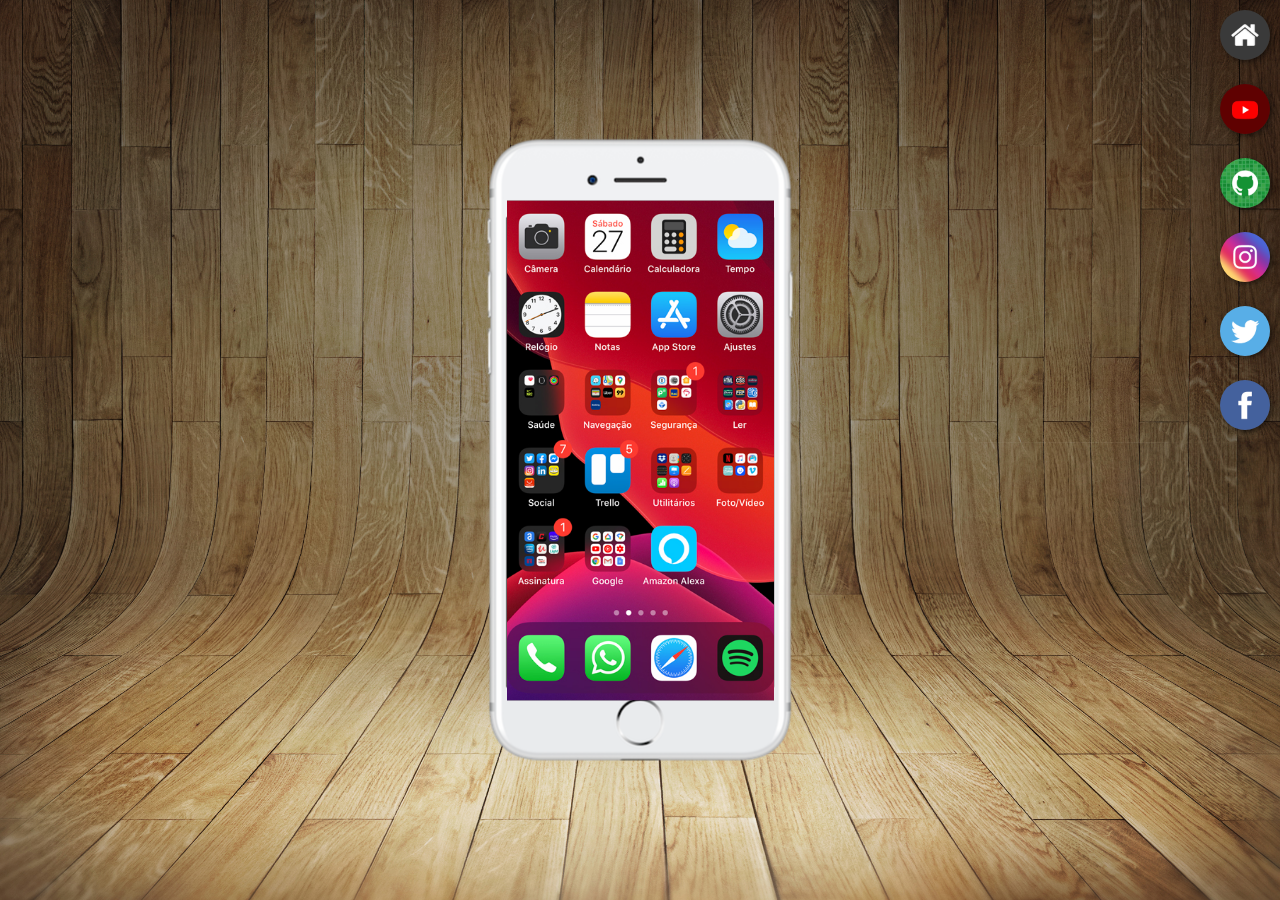
<file: index.html>
<!DOCTYPE html>
<html lang="pt-br">
<head>
    <meta charset="UTF-8">
    <meta name="viewport" content="width=device-width, initial-scale=1.0">
    <link rel="shortcut icon" href="favicon.ico" type="image/x-icon">
    <link rel="stylesheet" href="estilos/style.css">
    <title>Projeto Redes Sociais</title>
</head>
<body>
    <main>
        <section id="telefone">
            <iframe src="home.html" name="tela" id="tela" frameborder="0"></iframe>
        </section>
        <section  id="redes-sociais">
            <a href="home.html" target="tela"><img src="imagens/logo-home.jpg" alt="Home"></a><br>
            <a href="youtube.html" target="tela"><img src="imagens/logo-youtube.jpg" alt="YouTube"></a><br>
            <a href="github.html" target="tela"><img src="imagens/logo-github.jpg" alt="GitHub"></a><br>
            <a href="instagram.html" target="tela"><img src="imagens/logo-instagram.jpg" alt="Instagram"></a><br>
            <a href="twitter.html" target="tela"><img src="imagens/logo-twitter.jpg" alt="Twitter"></a><br>
            <a href="facebook.html" target="tela"><img src="imagens/logo-facebook.jpg" alt="Facebook"></a>

        </section>
    </main>
</body>
</html>
</file>
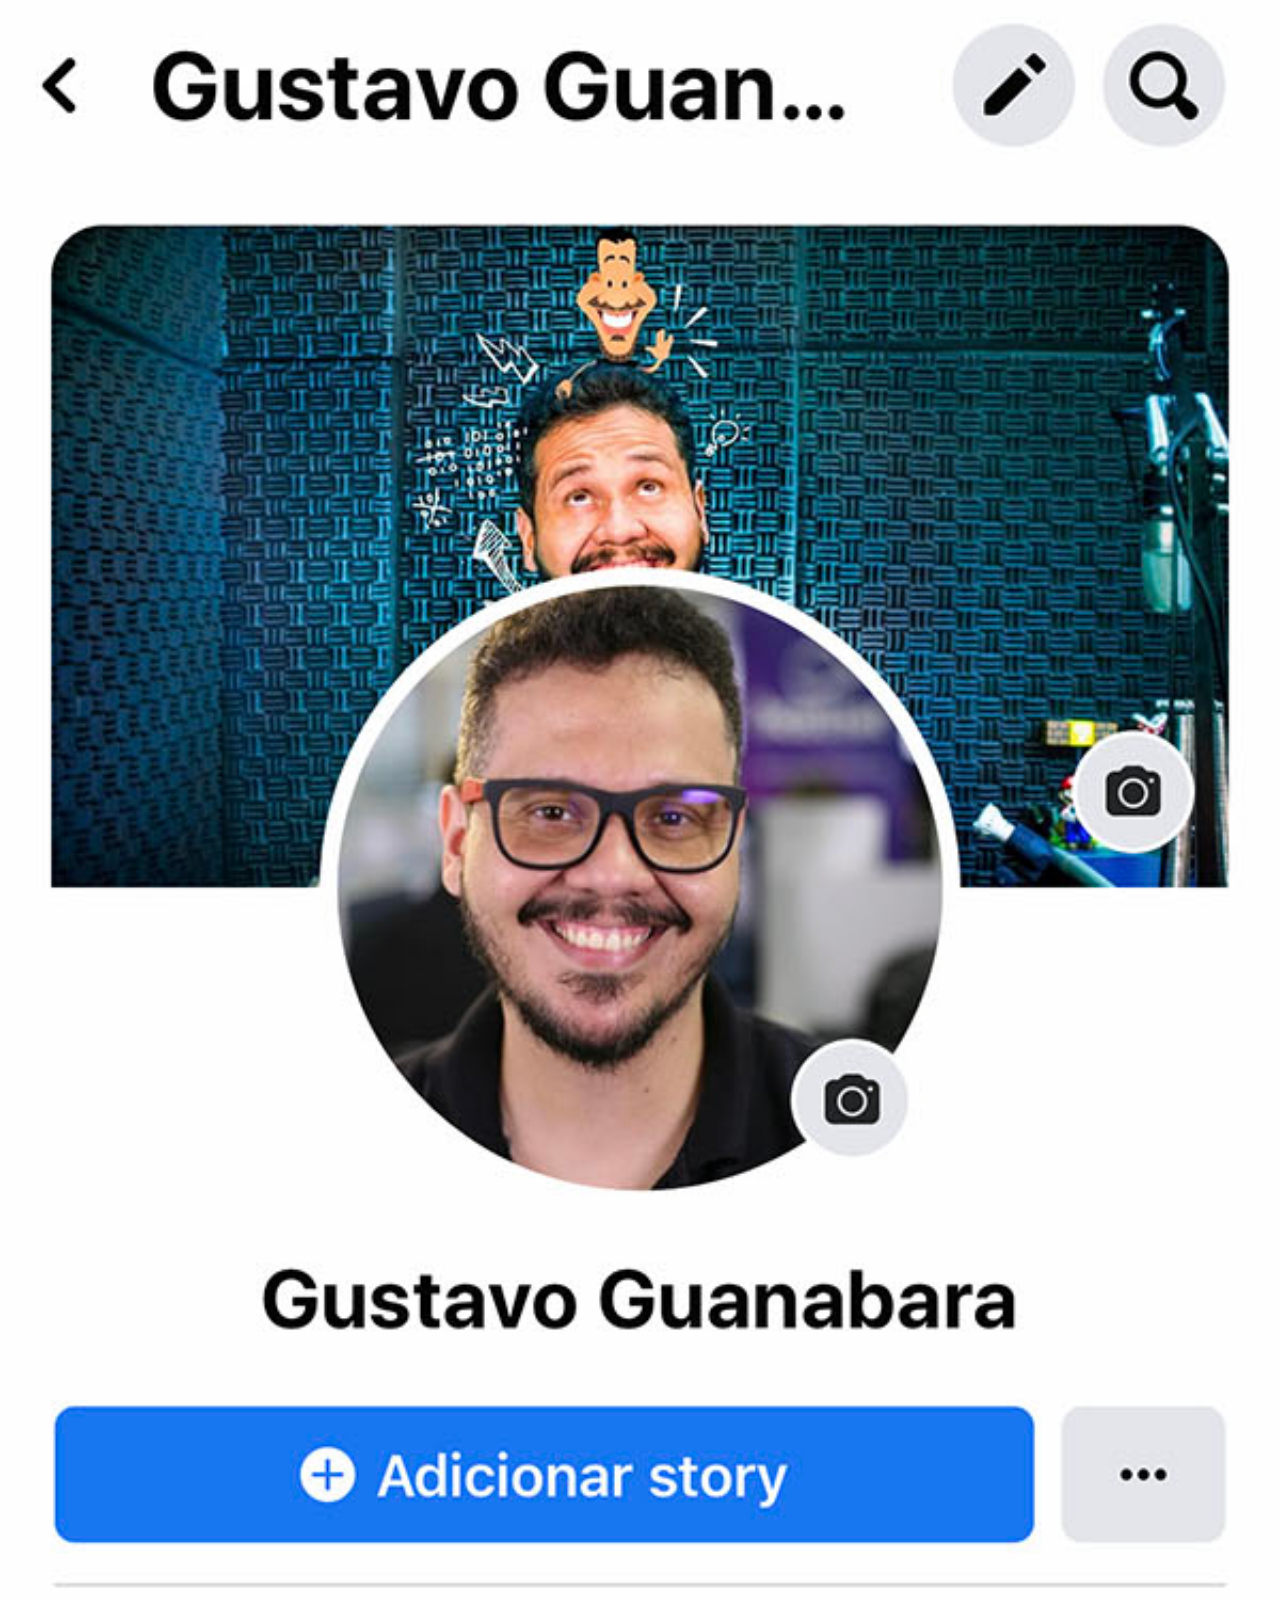
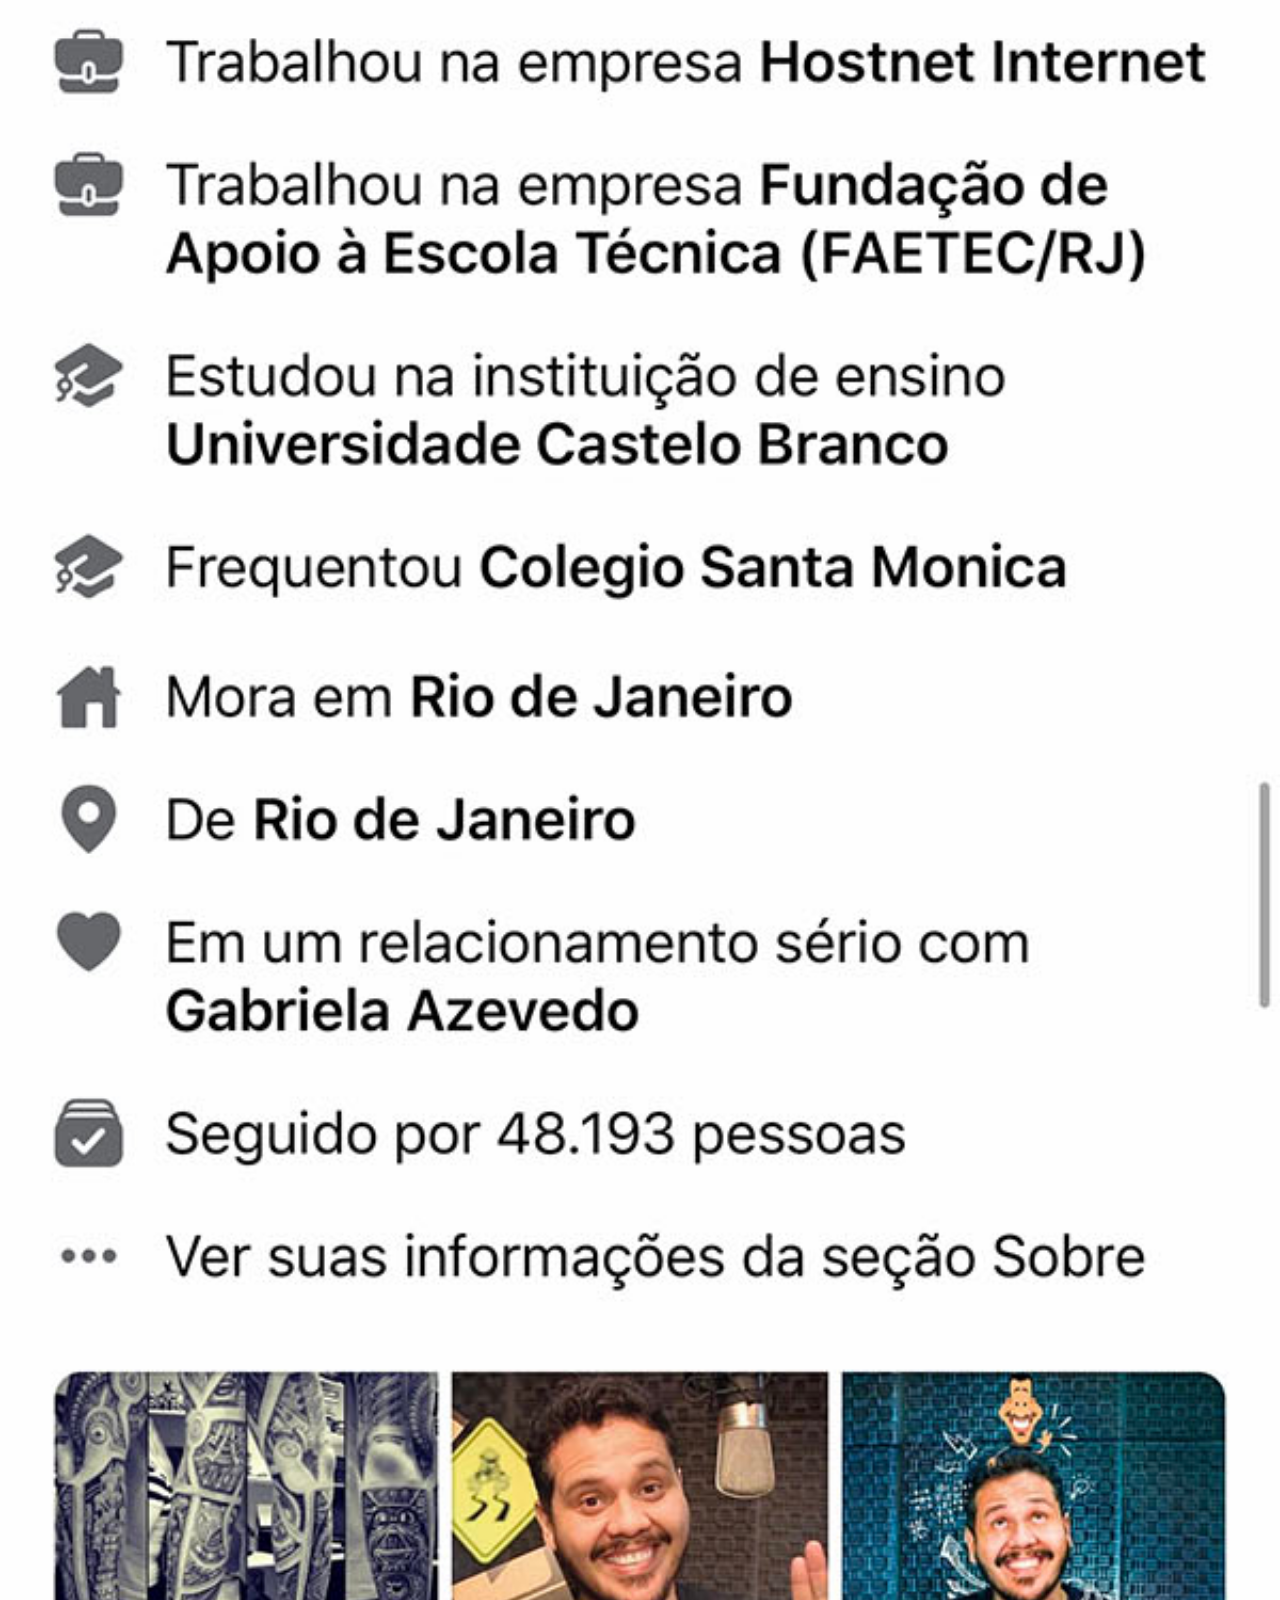
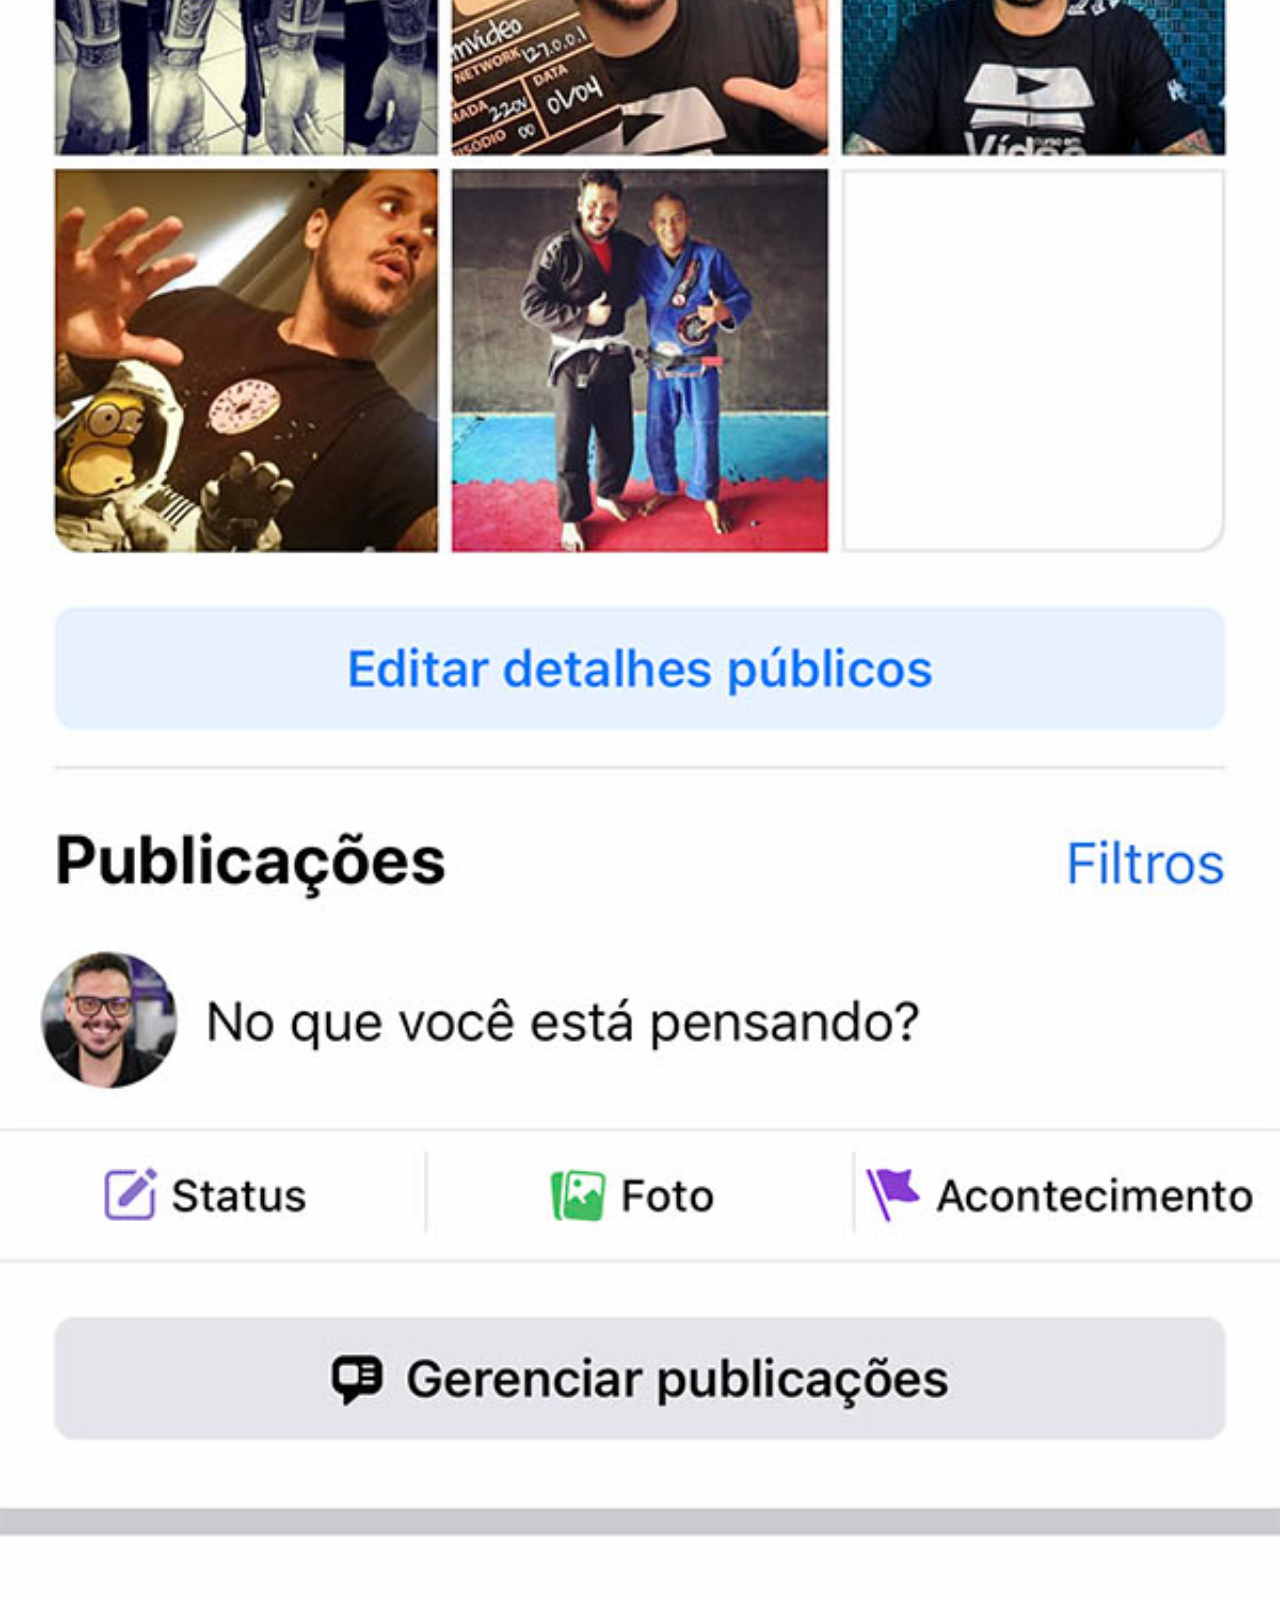
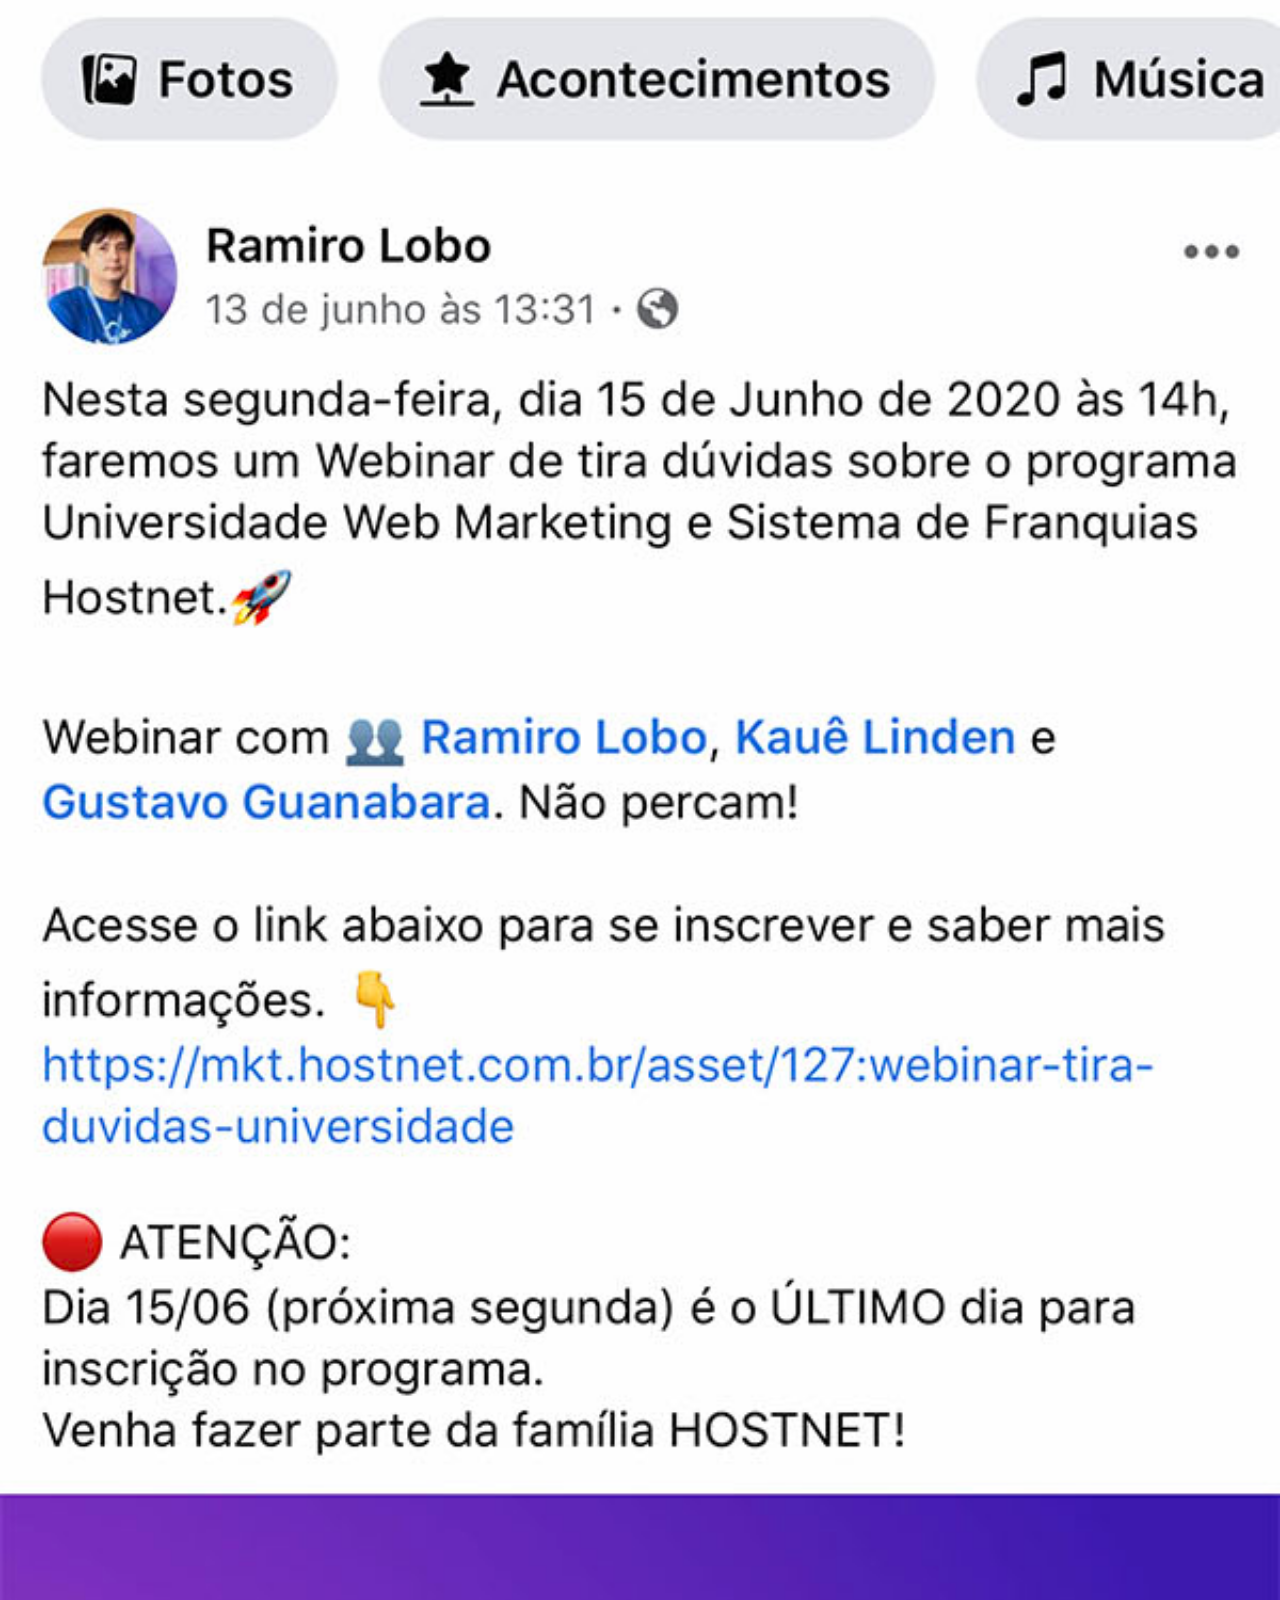
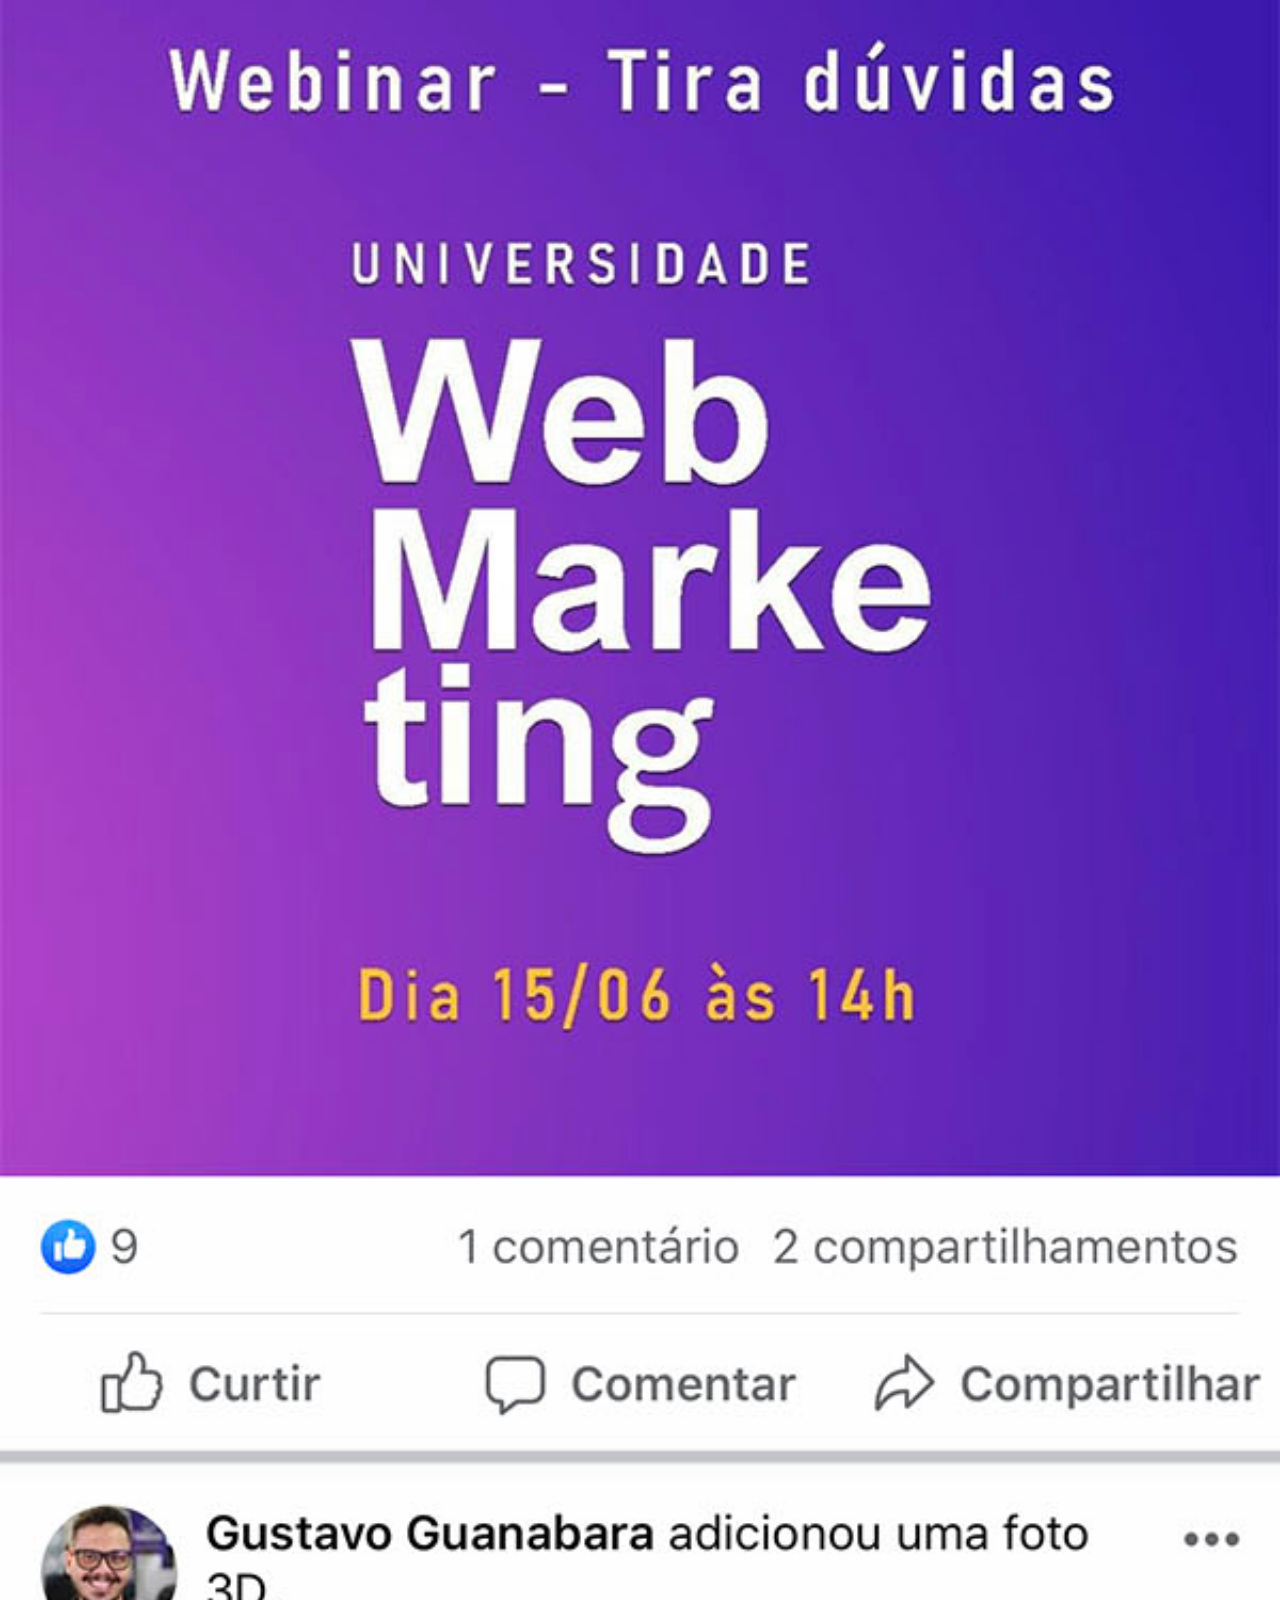
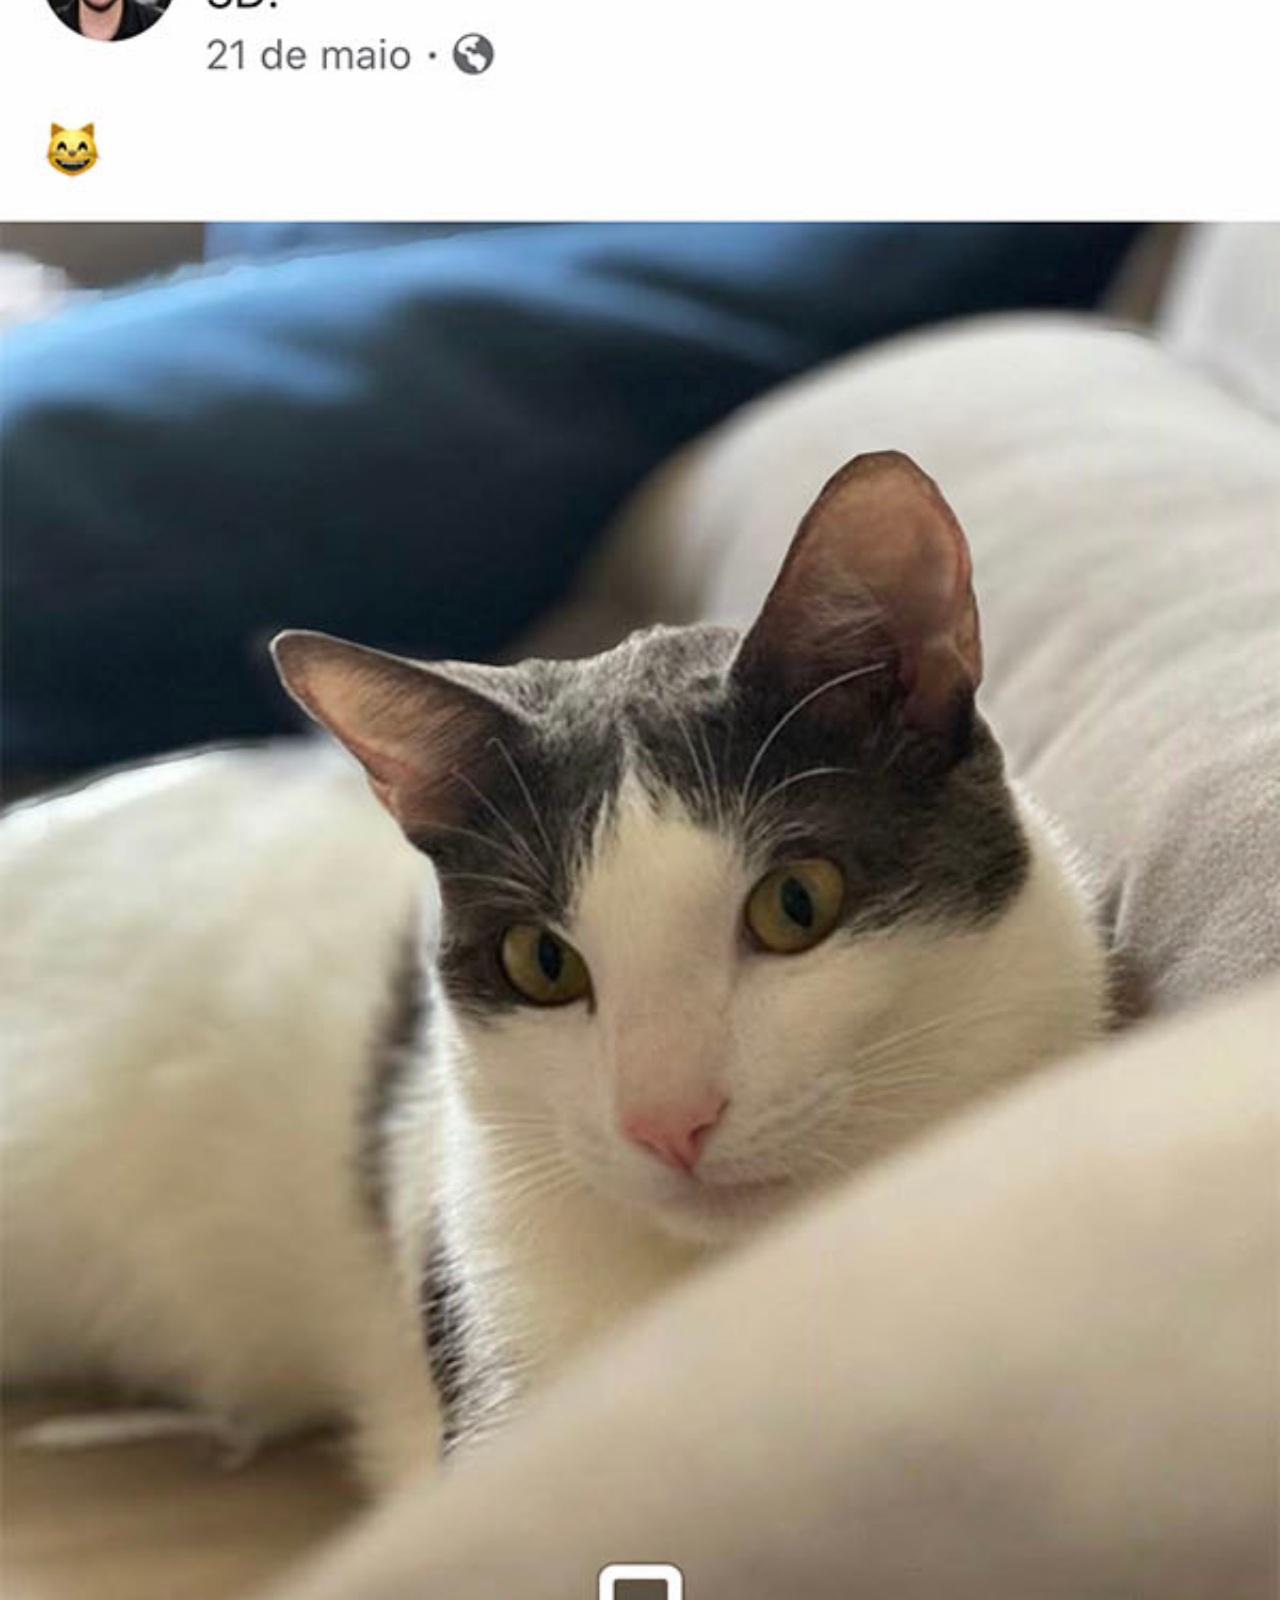
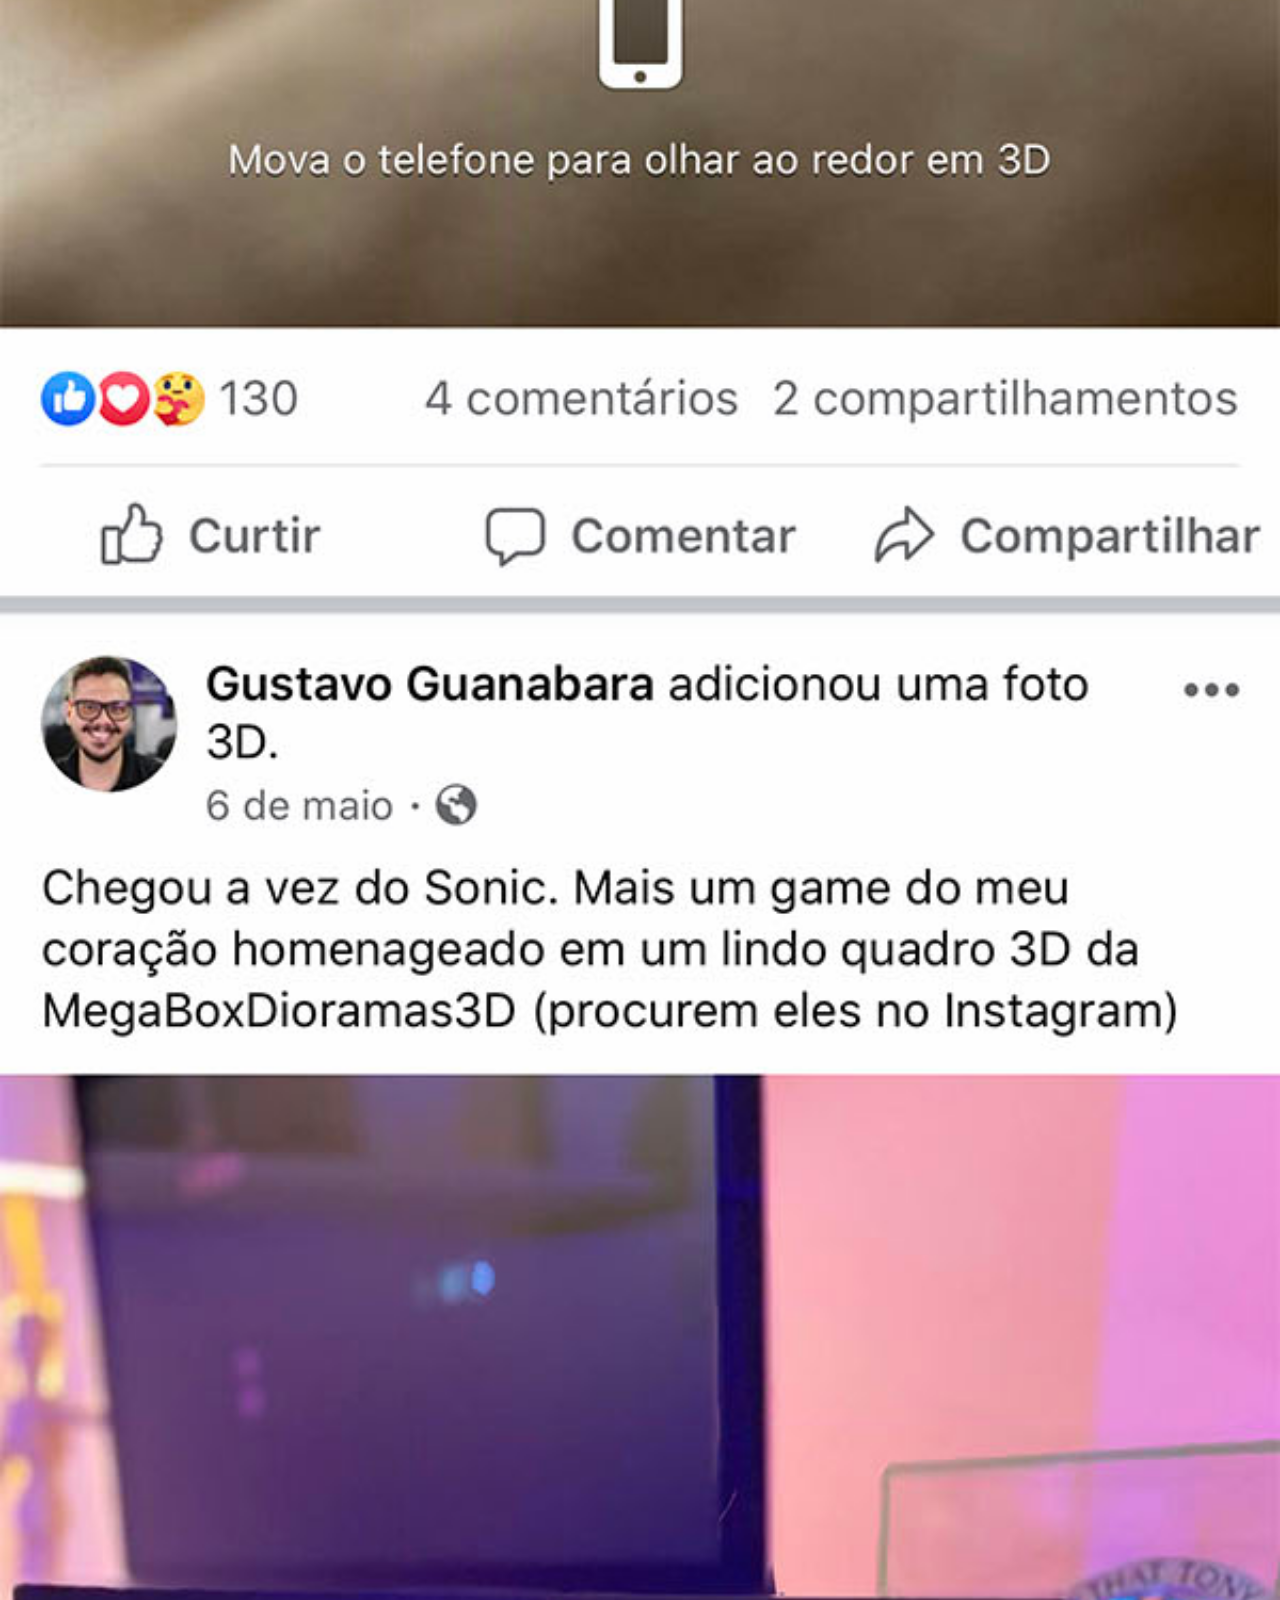
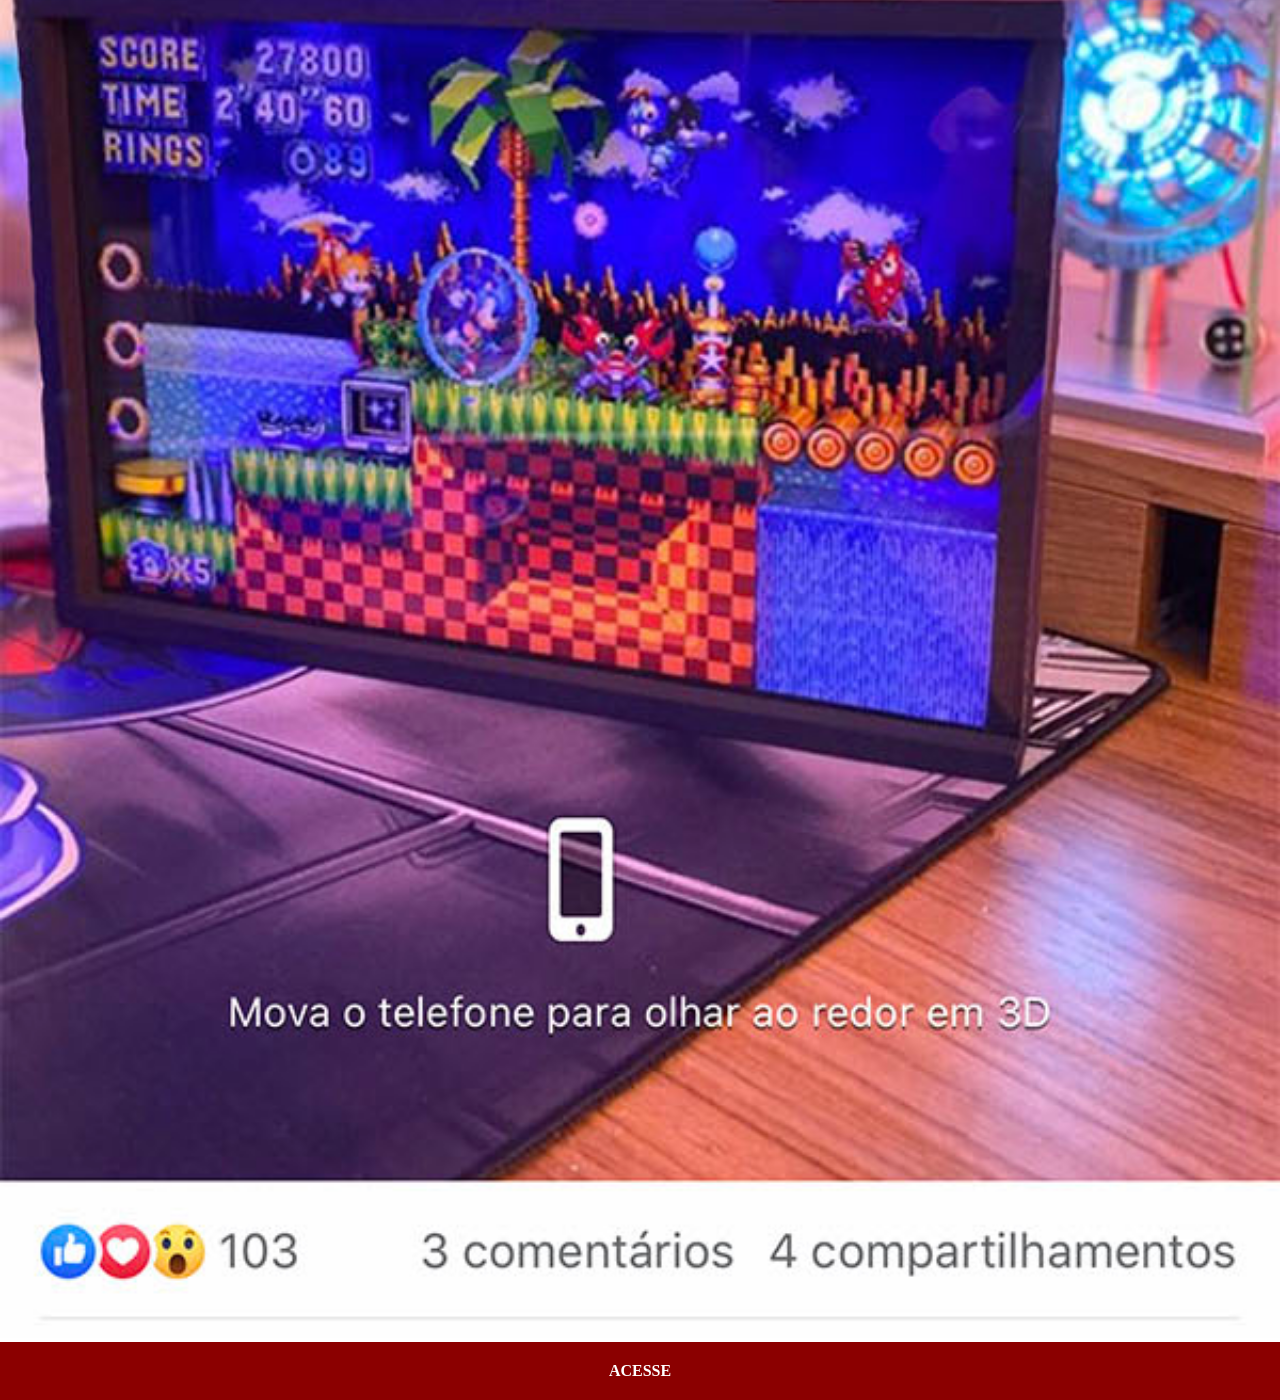
<file: facebook.html>
<!DOCTYPE html>
<html lang="pt-br">
<head>
    <meta charset="UTF-8">
    <meta name="viewport" content="width=device-width, initial-scale=1.0">
    <title>Facebook</title>
    <link rel="stylesheet" href="estilos/social.css">
</head>
<body>
    <img src="imagens/tela-facebook.jpg" alt="Facebook">
    <a href="https://www.facebook.com/gustavoguanabara" target="_blank">ACESSE</a>
</body>
</html>
</file>
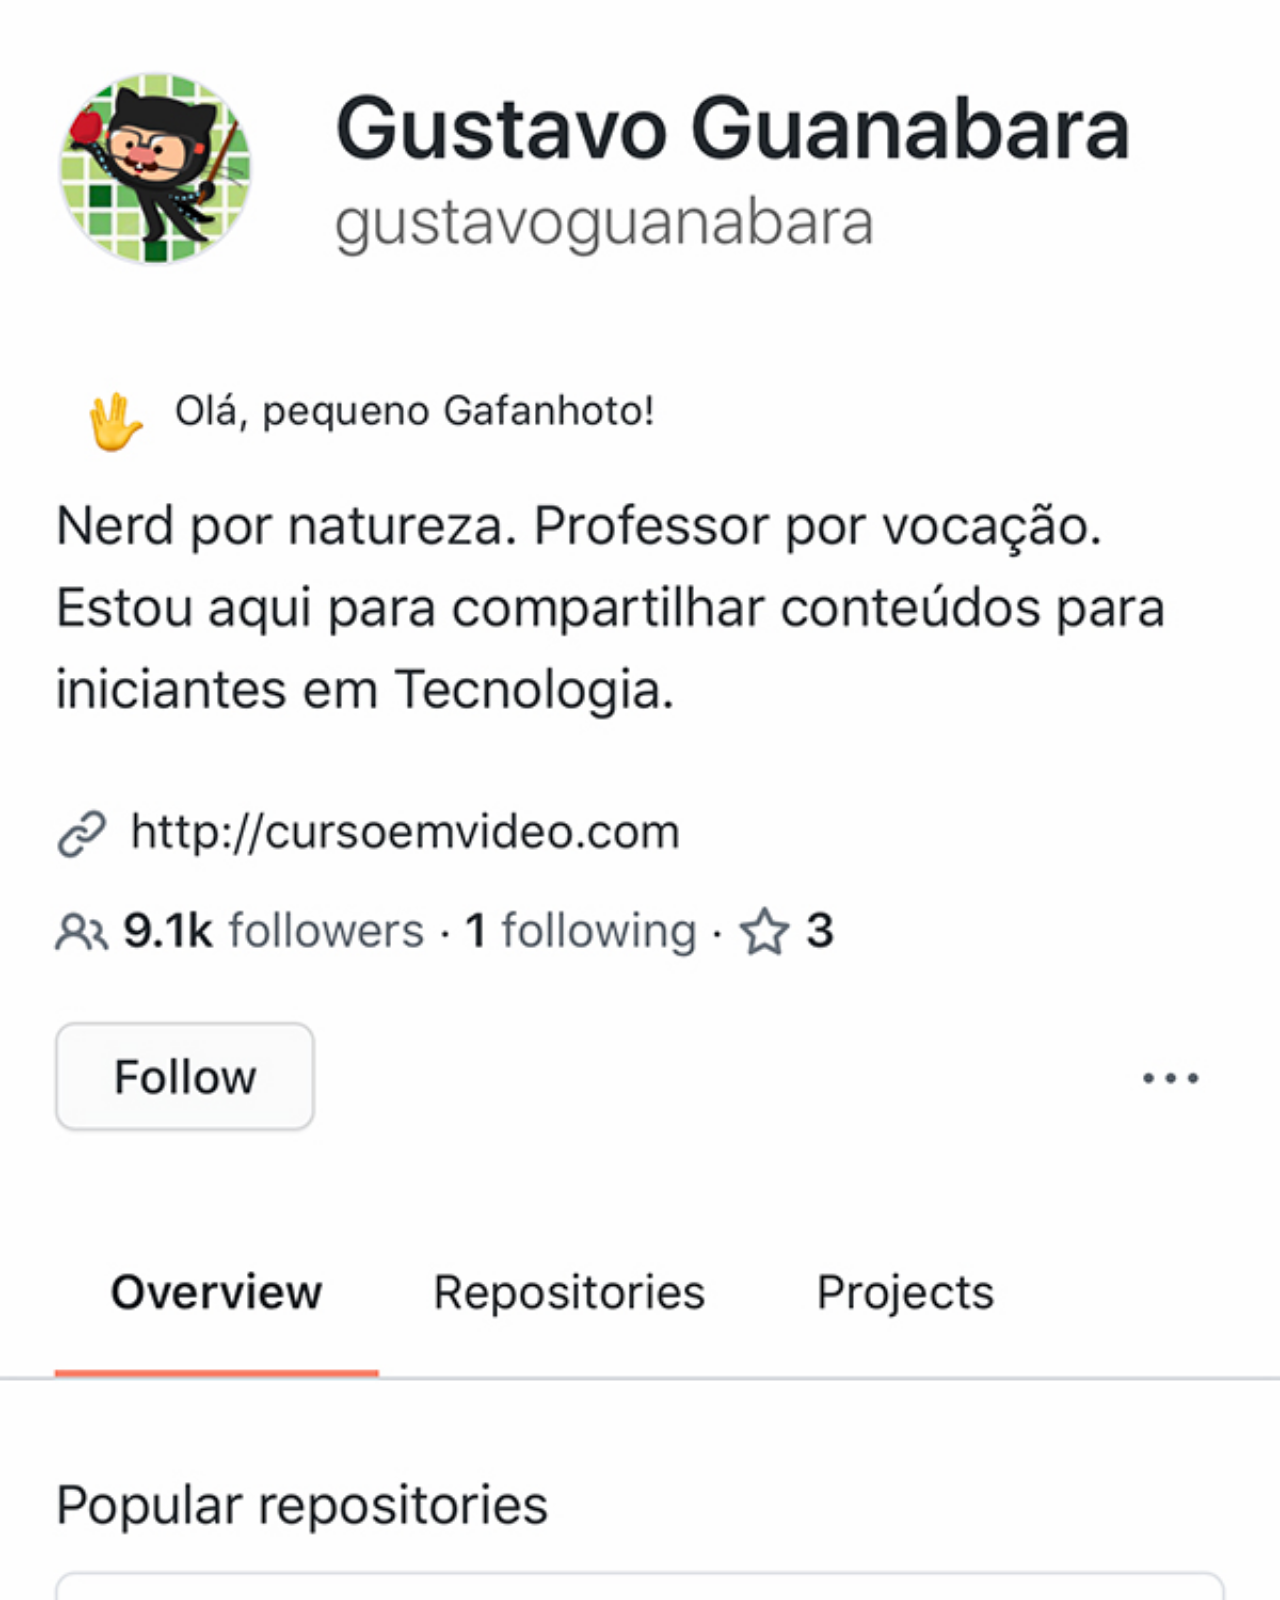
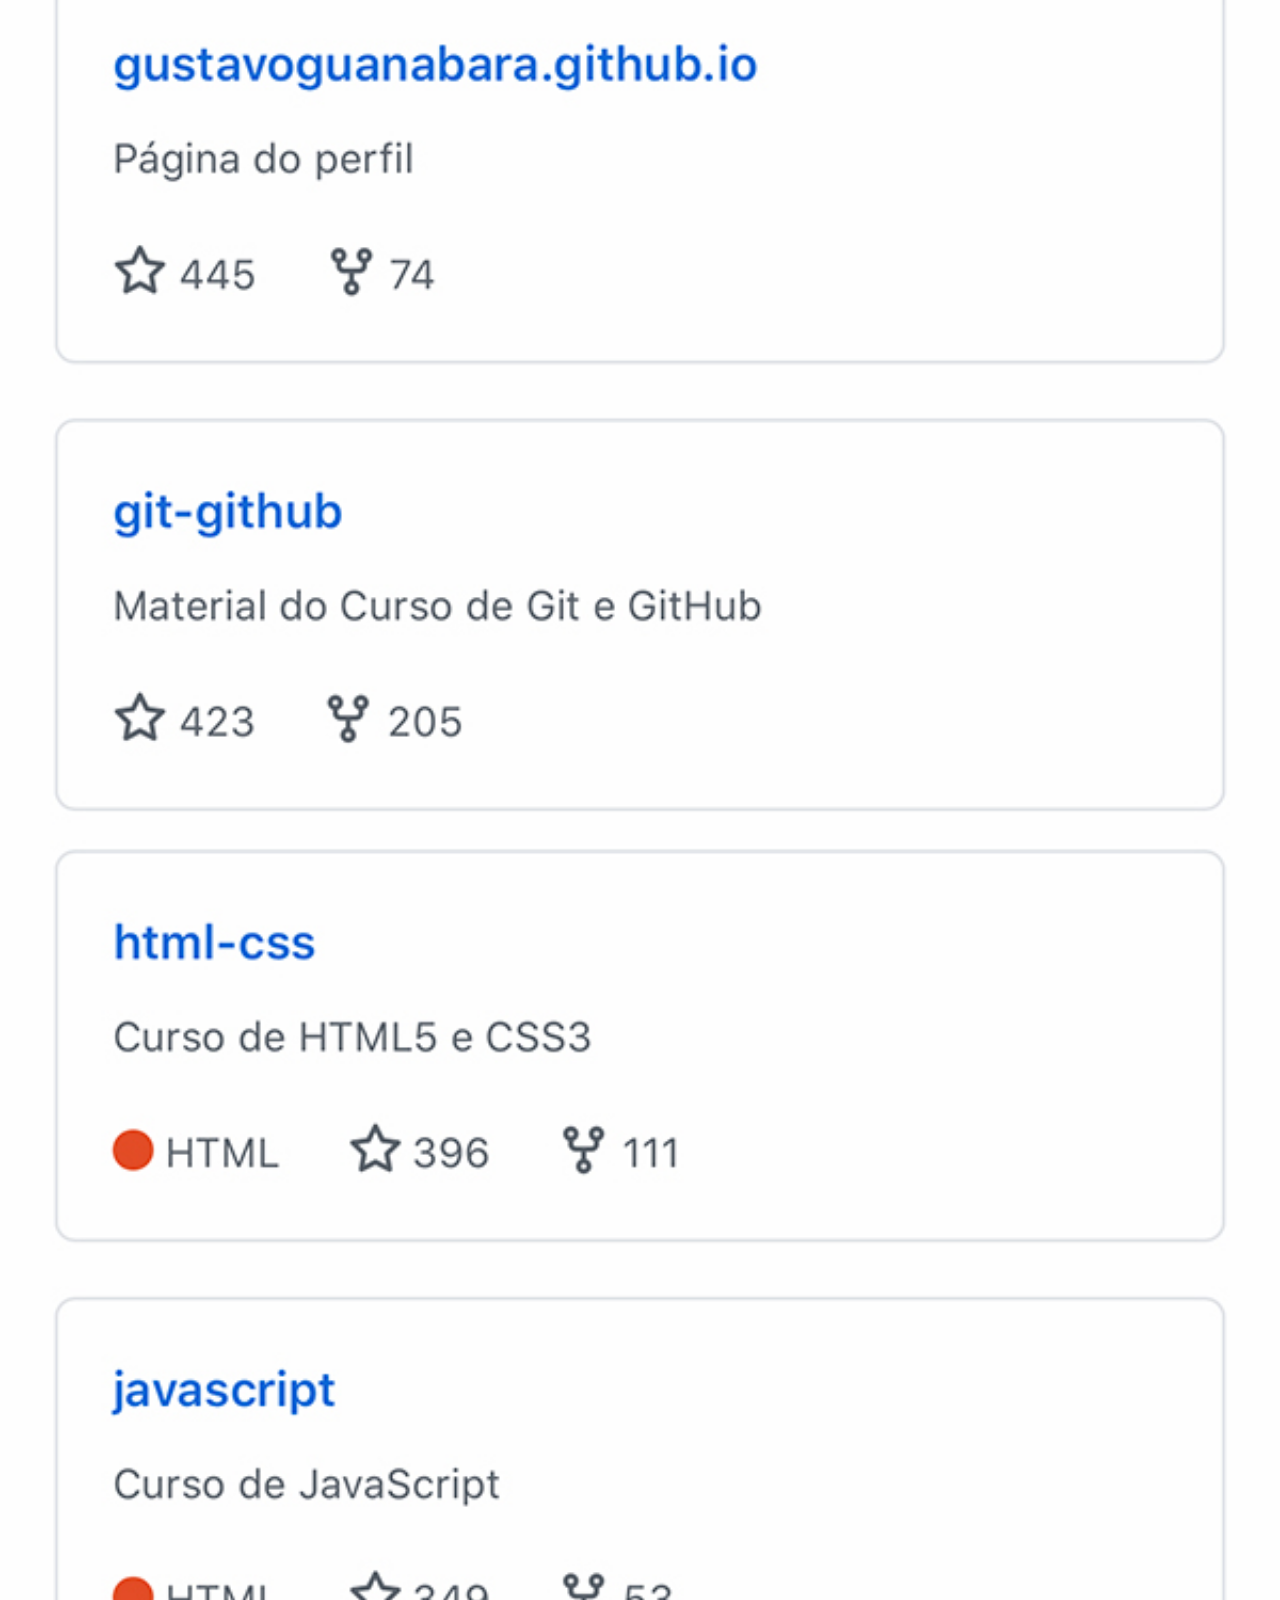
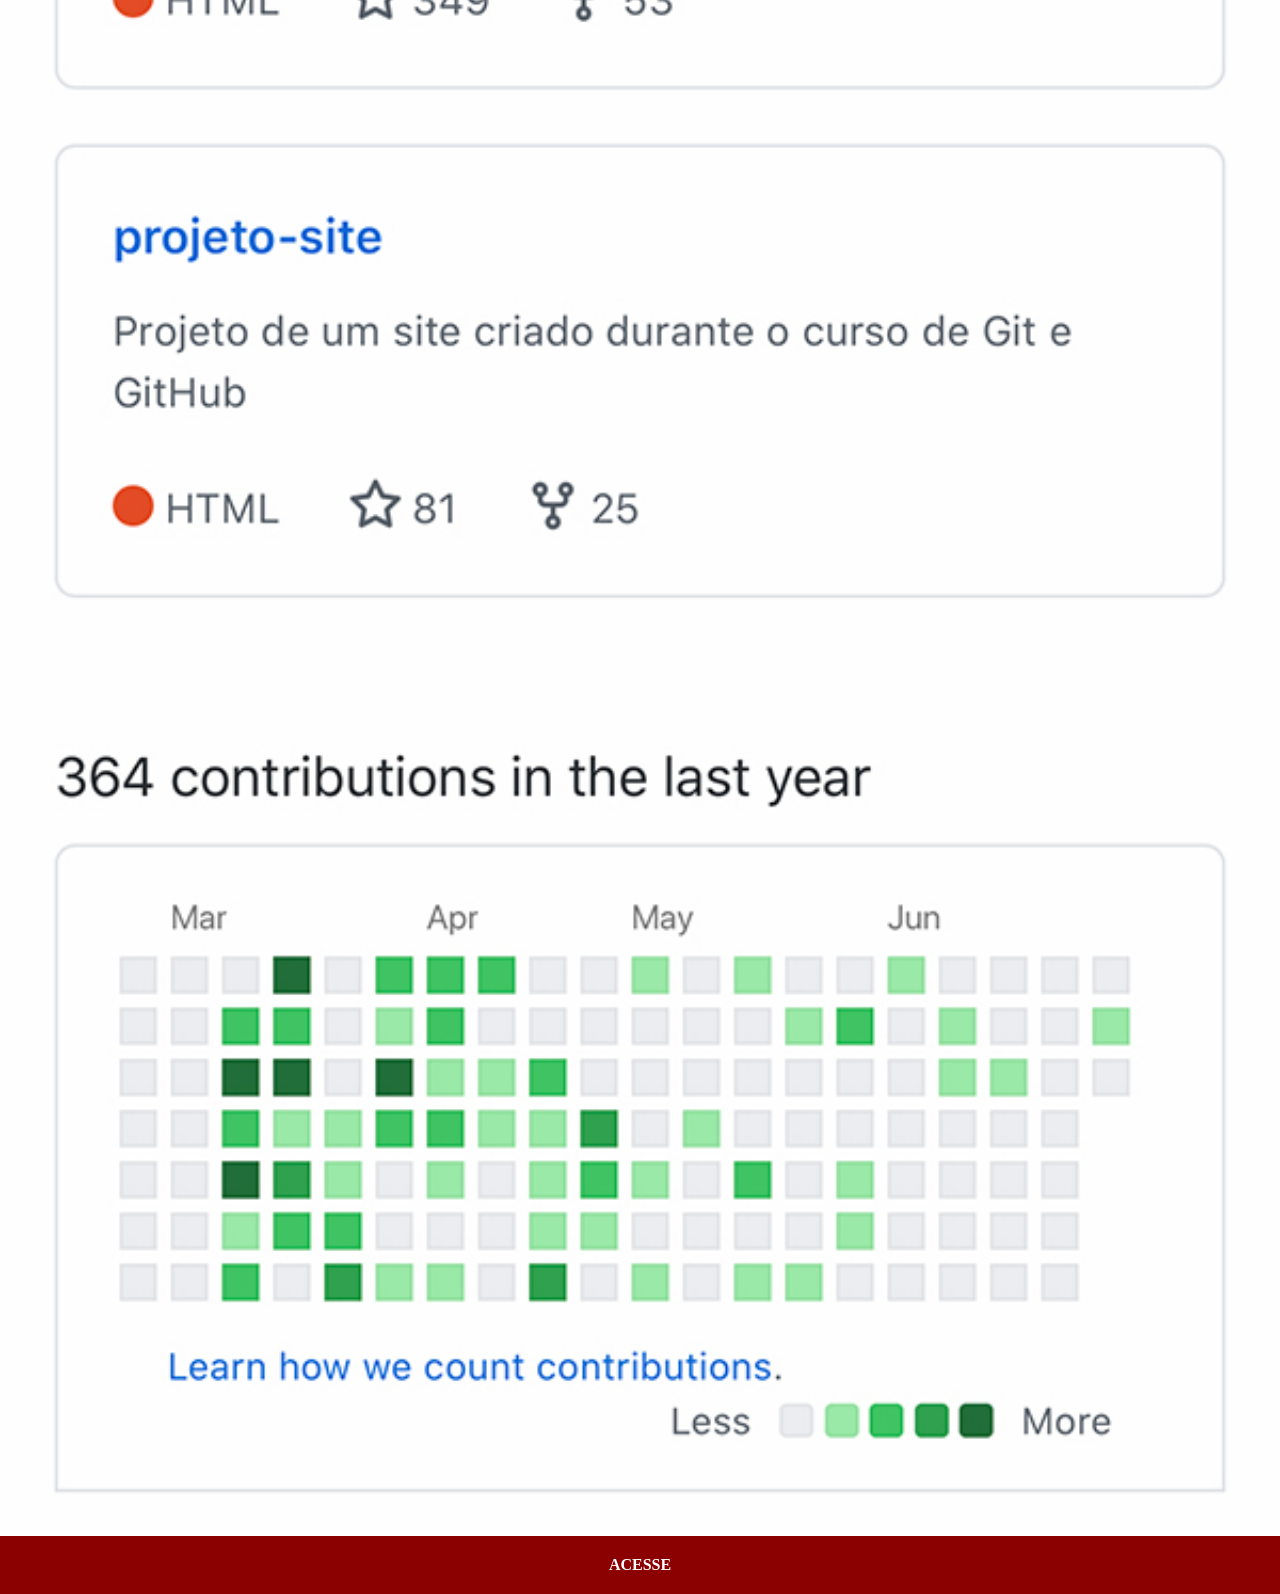
<file: github.html>
<!DOCTYPE html>
<html lang="pt-br">
<head>
    <meta charset="UTF-8">
    <meta name="viewport" content="width=device-width, initial-scale=1.0">
    <title>GitHub</title>
    <link rel="stylesheet" href="estilos/social.css">
</head>
<body>
    <img src="imagens/tela-github.jpg" alt="GitHub">
    <a href="https://github.com/gustavoguanabara" target="_blank">ACESSE</a>
</body>
</html>
</file>
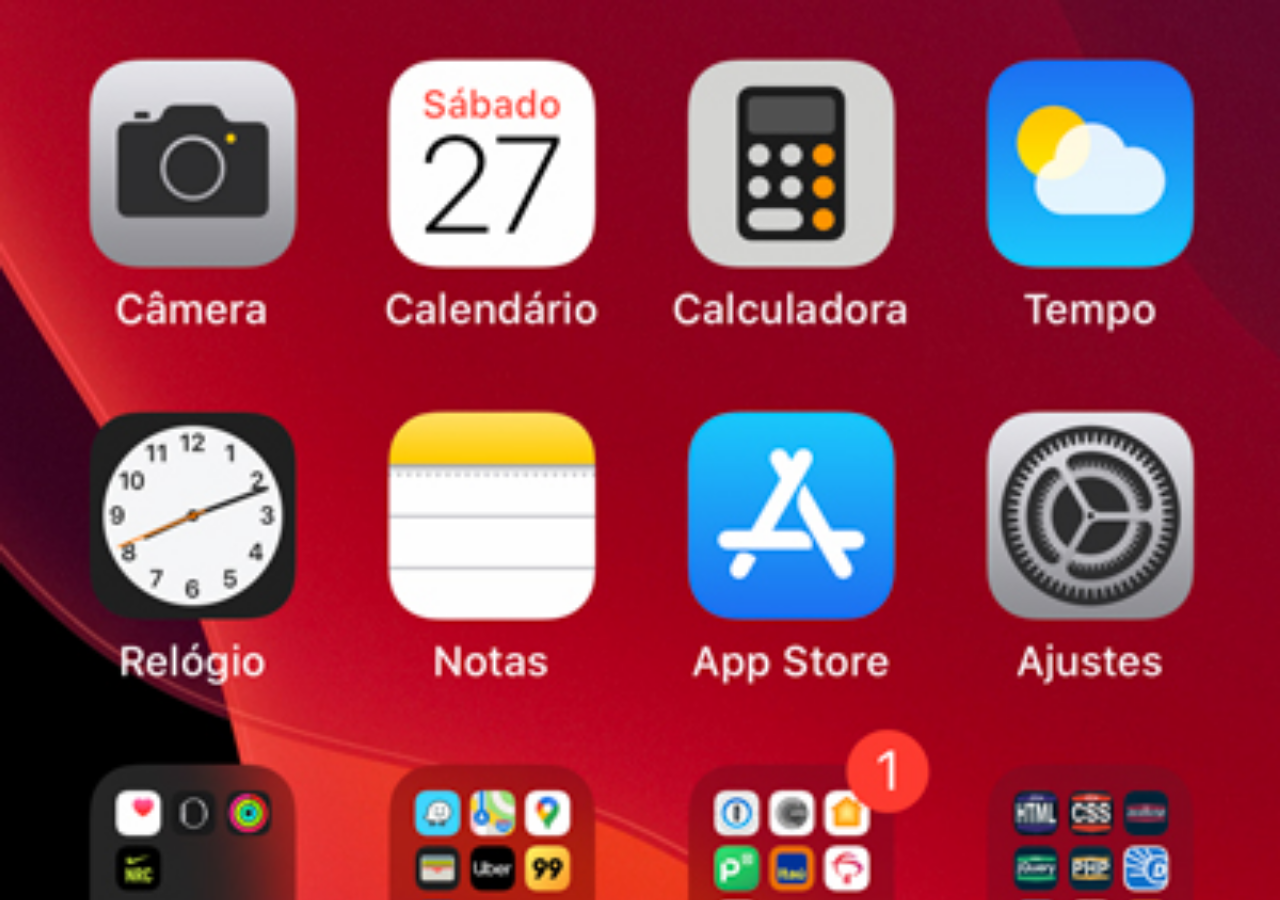
<file: home.html>
<!DOCTYPE html>
<html lang="pt-br">
<head>
    <meta charset="UTF-8">
    <meta name="viewport" content="width=device-width, initial-scale=1.0">
    <title>Home</title>
</head>
<style>
    *{ /* Seletor universal para aplicar estilos a todos os elementos */
        margin: 0;
        padding: 0;
        box-sizing: border-box; /* Define o modelo de caixa para incluir bordas e preenchimento no tamanho total do elemento */
    }

    body{
        width: 100vw; /* Define a largura do corpo para ocupar toda a largura da janela de visualização */
        height: 100vh; /* Define a altura do corpo para ocupar toda a altura da janela de visualização */ 
        background: black url(imagens/tela-home.jpg) no-repeat top center; /* Define a imagem de fundo, sem repetição, posicionada no topo e centralizada */
        background-size: cover; /* Faz com que a imagem de fundo cubra toda a área do corpo, mantendo sua proporção */
    }
</style>
<body>
    
</body>
</html>
</file>
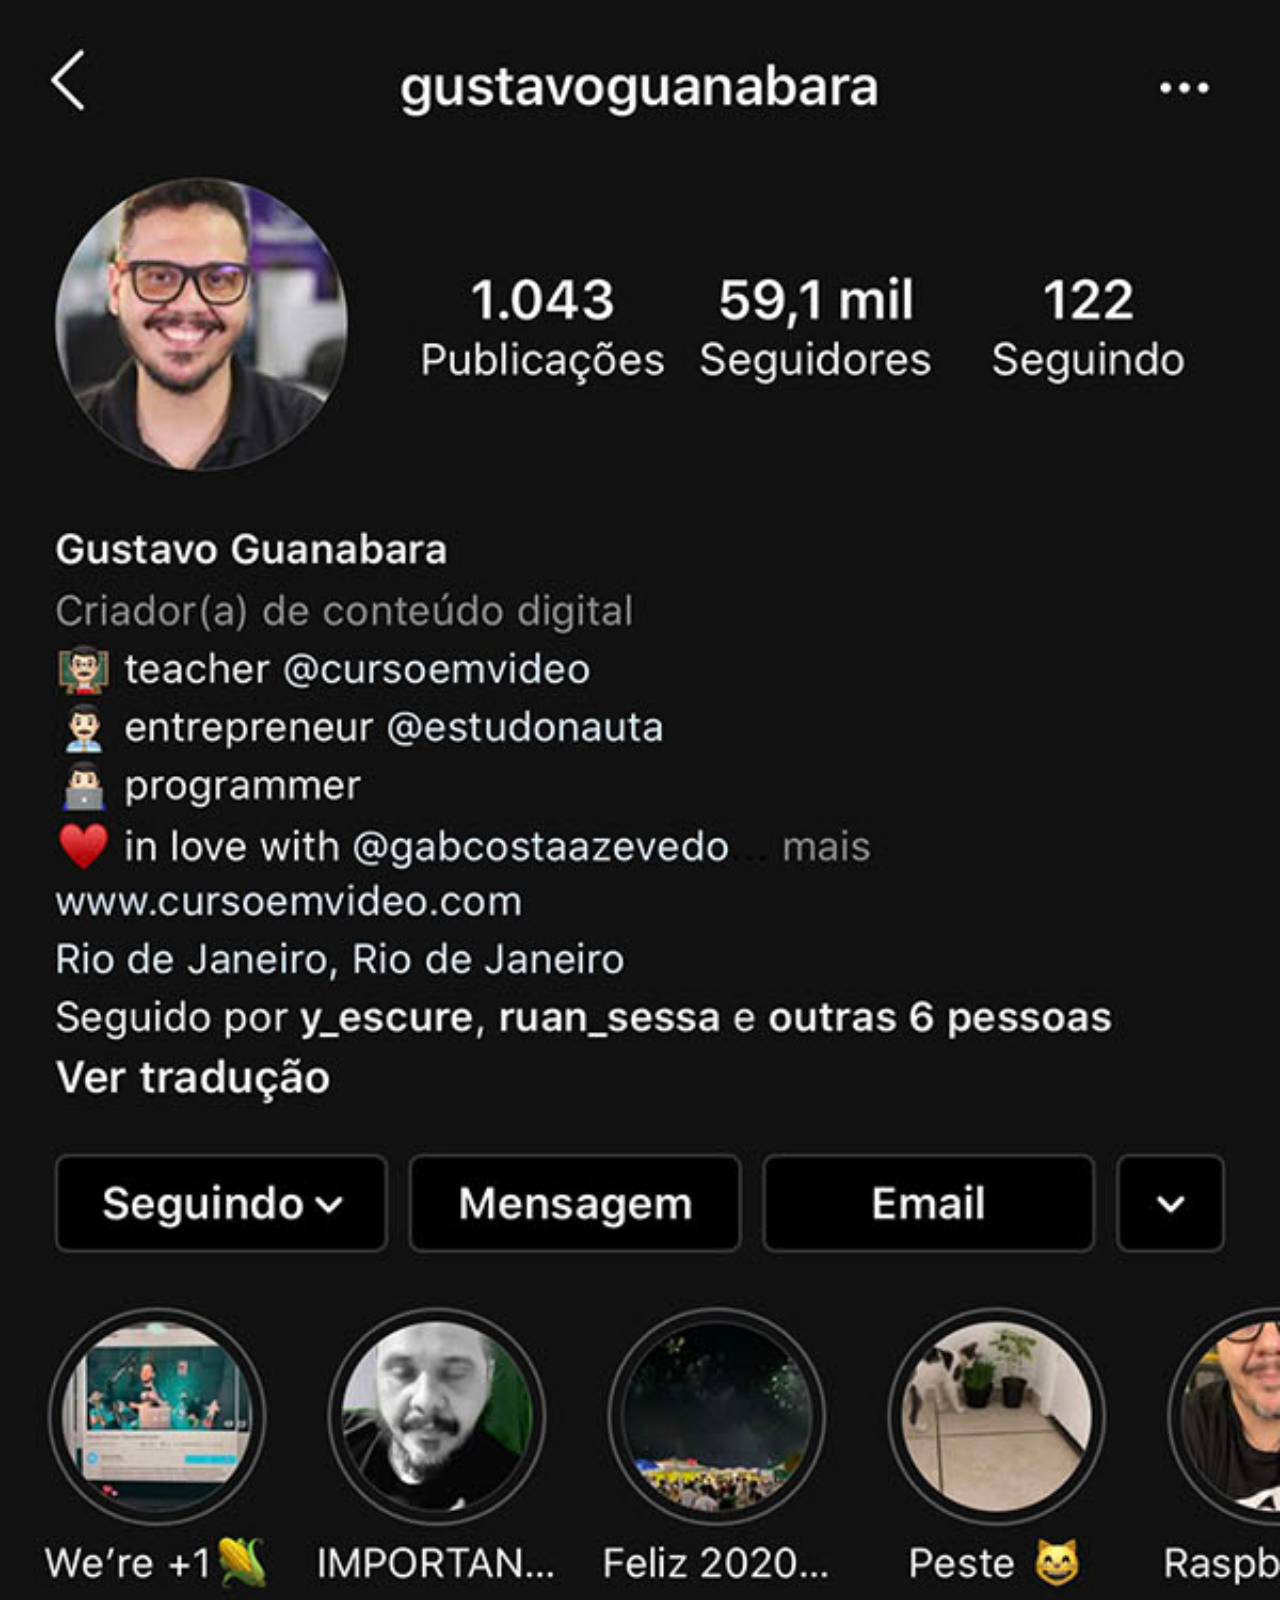
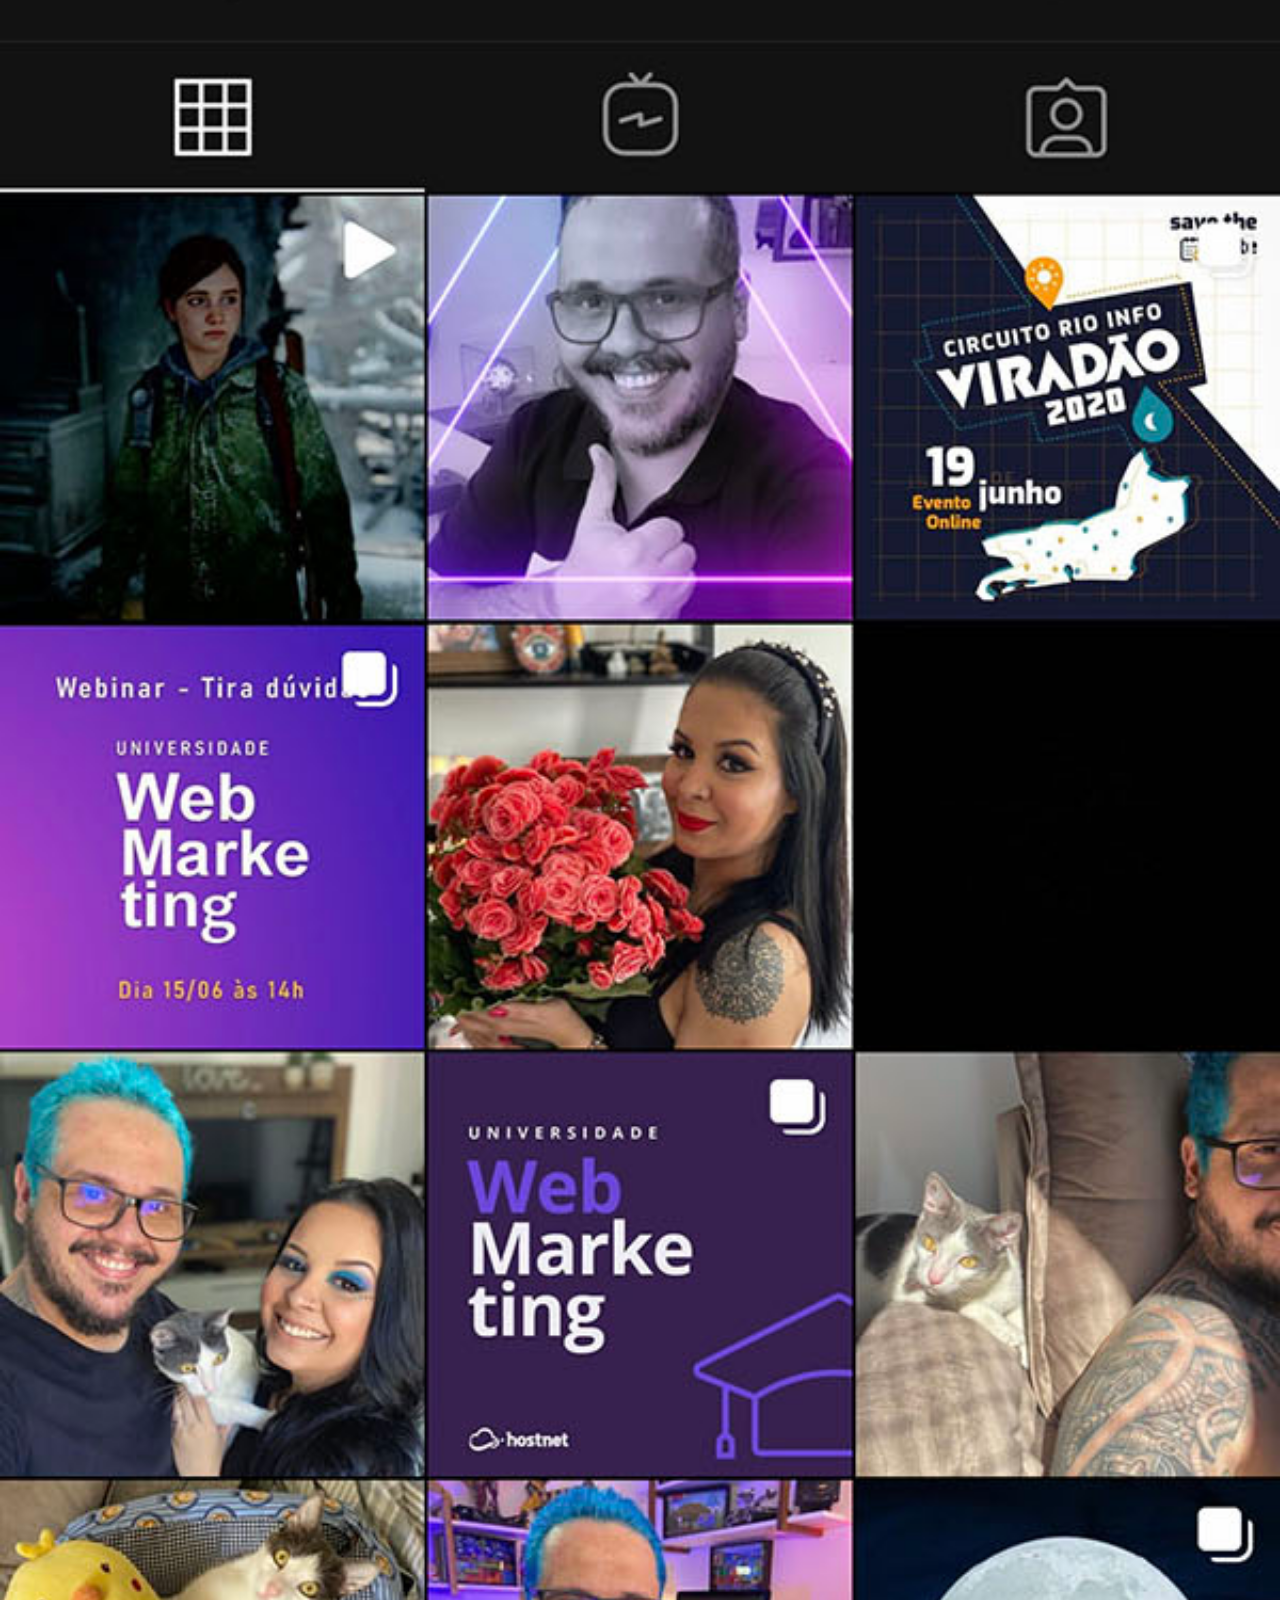
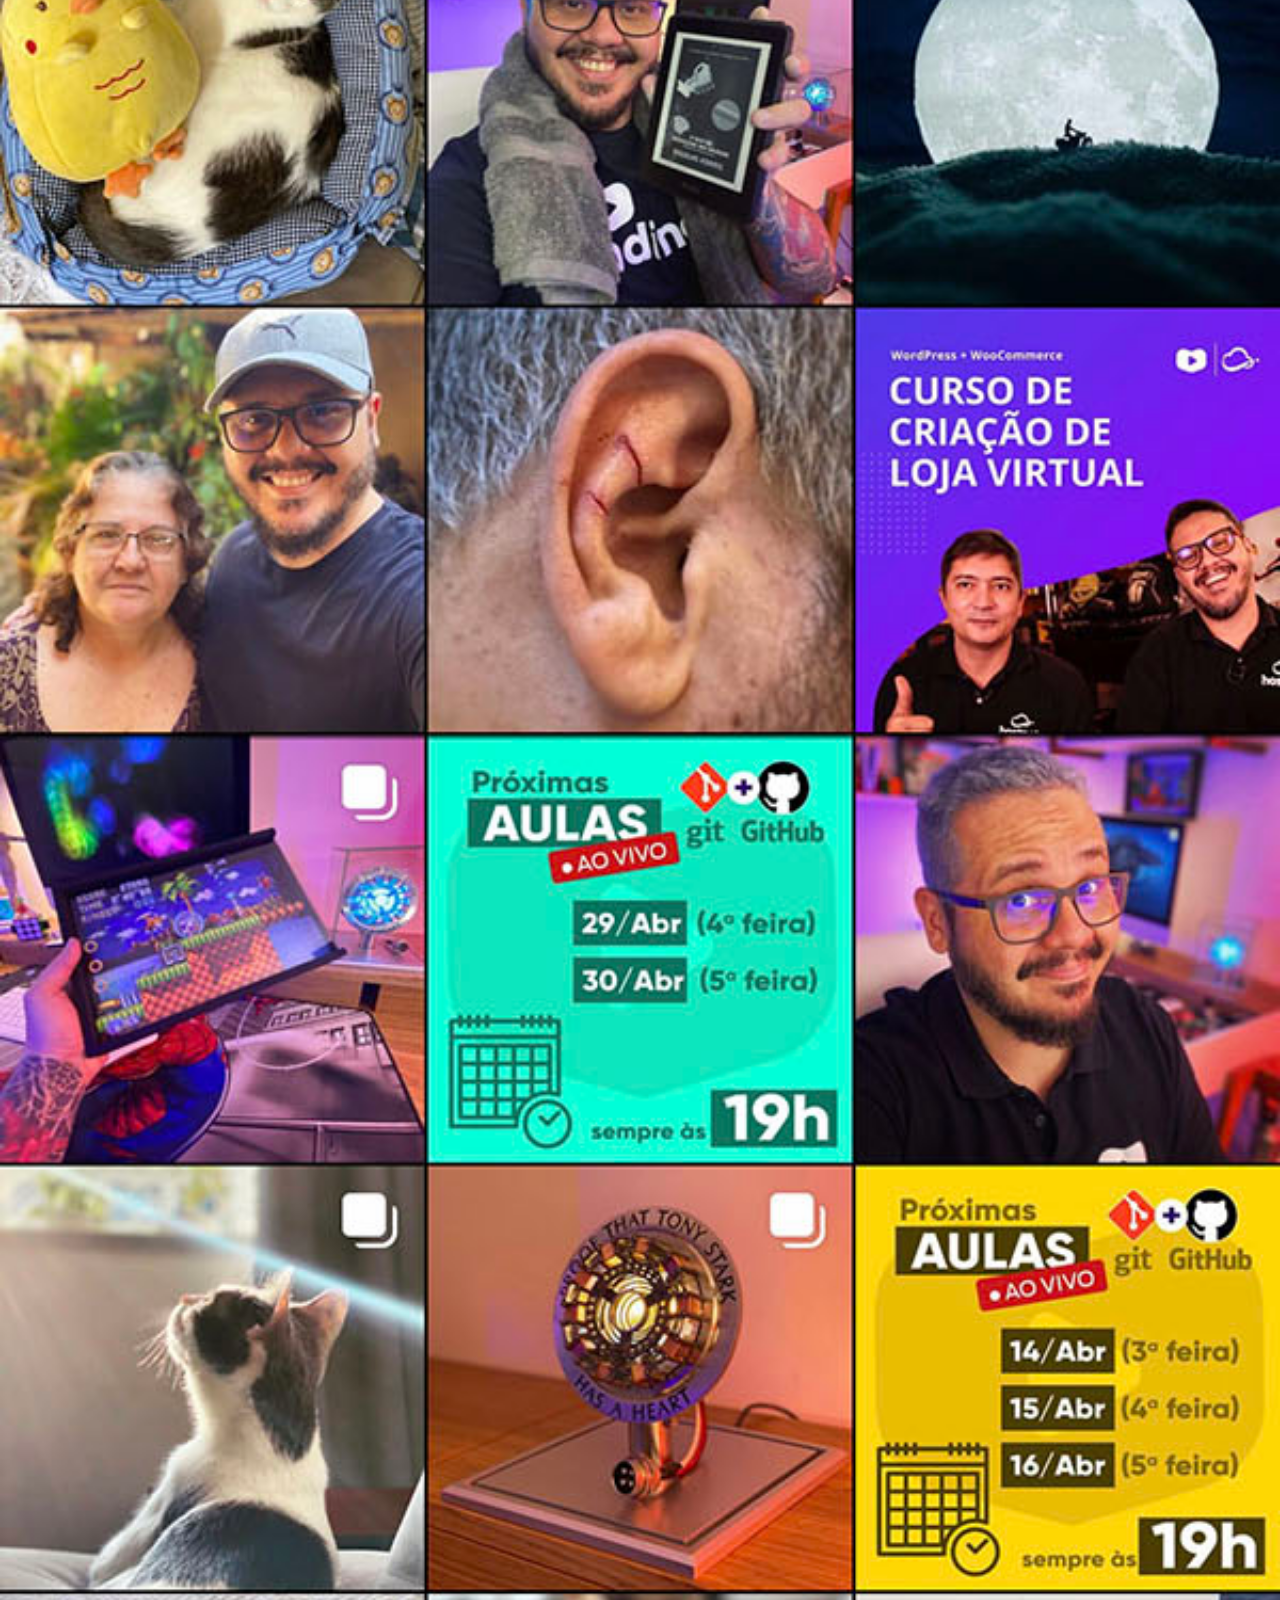
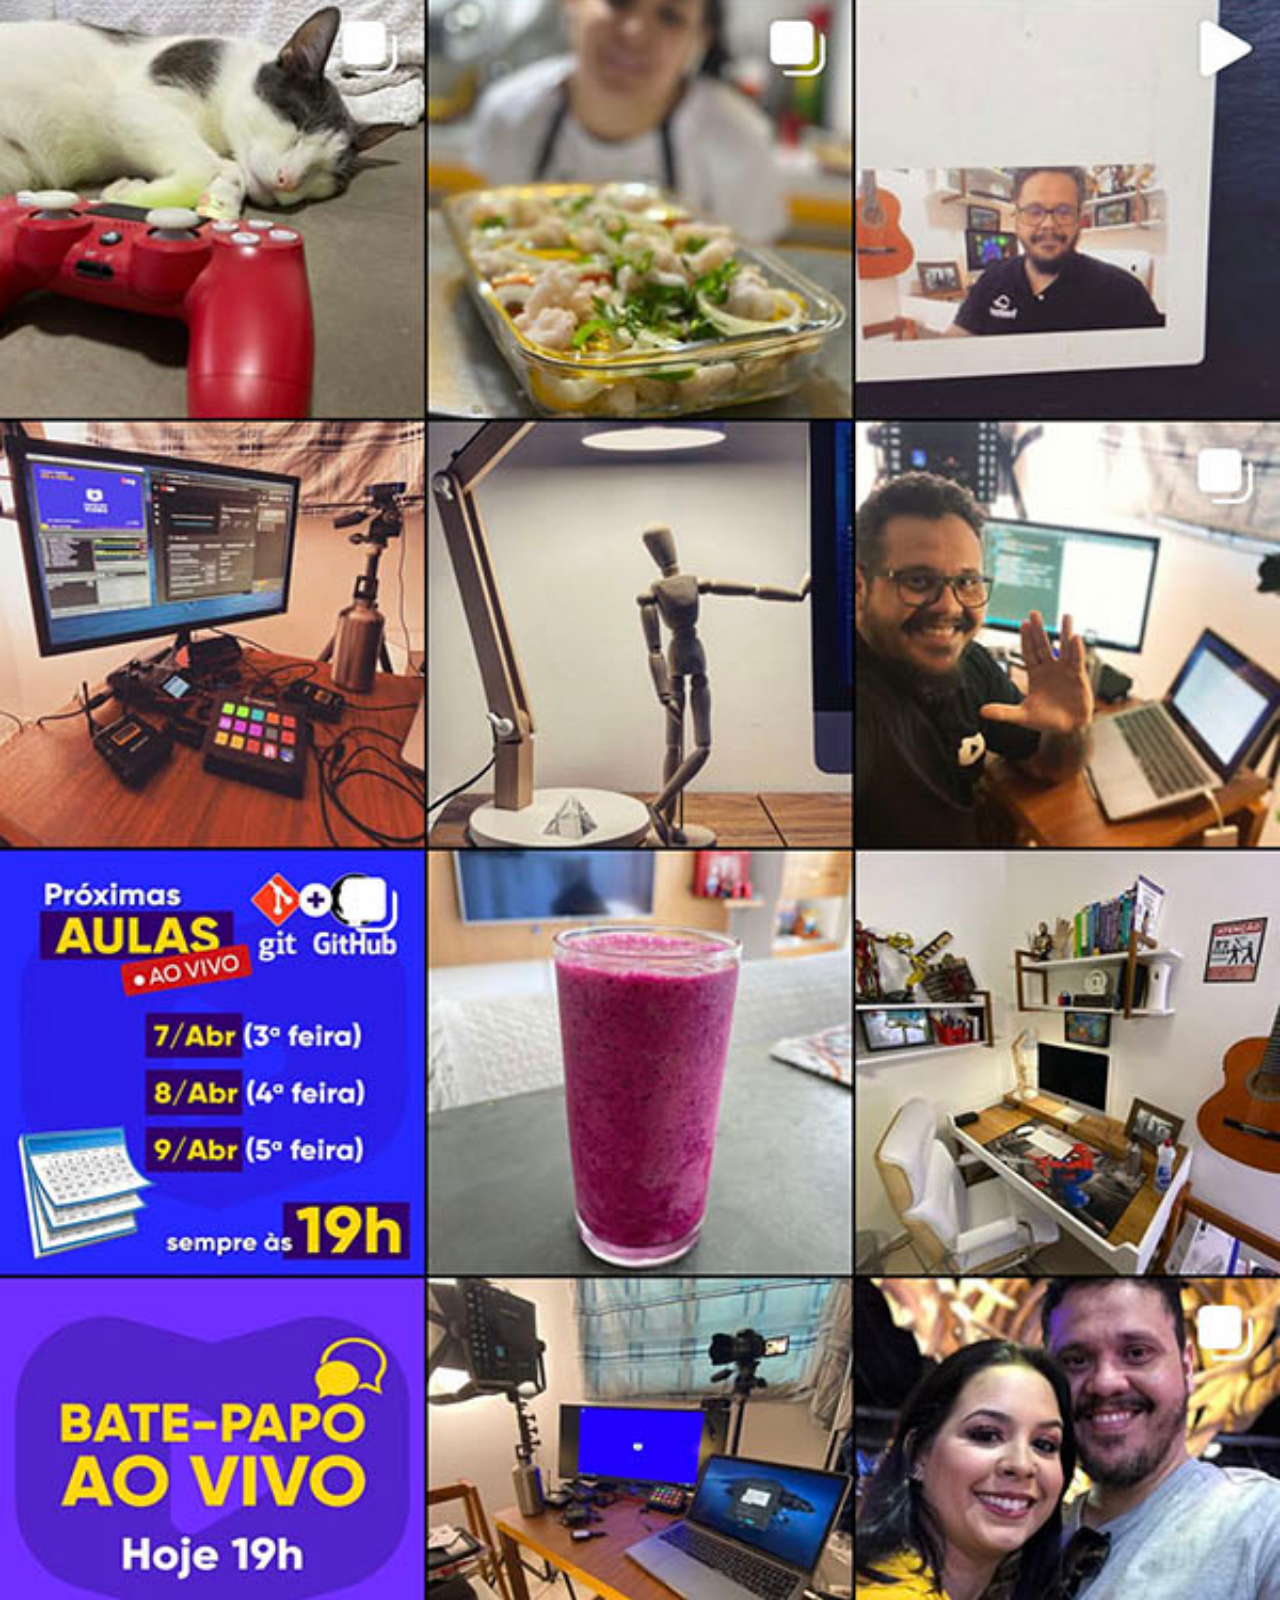
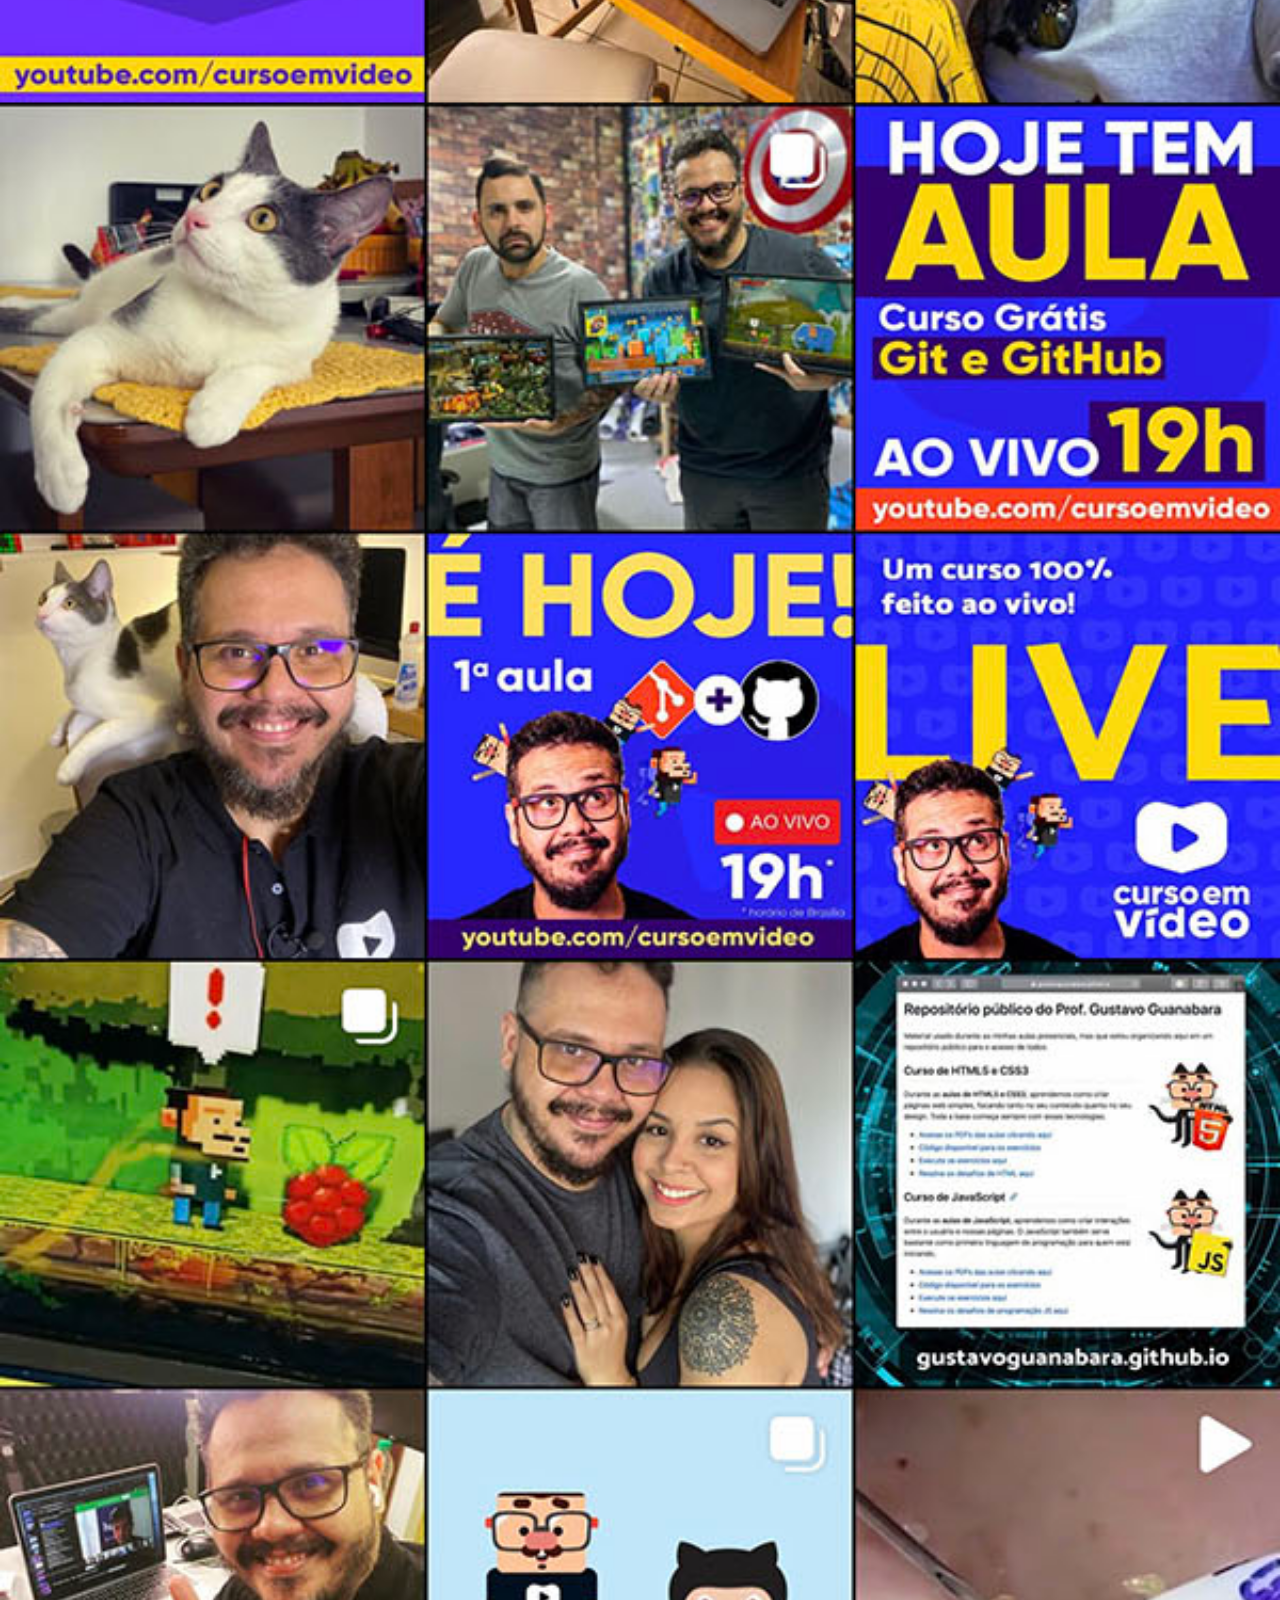
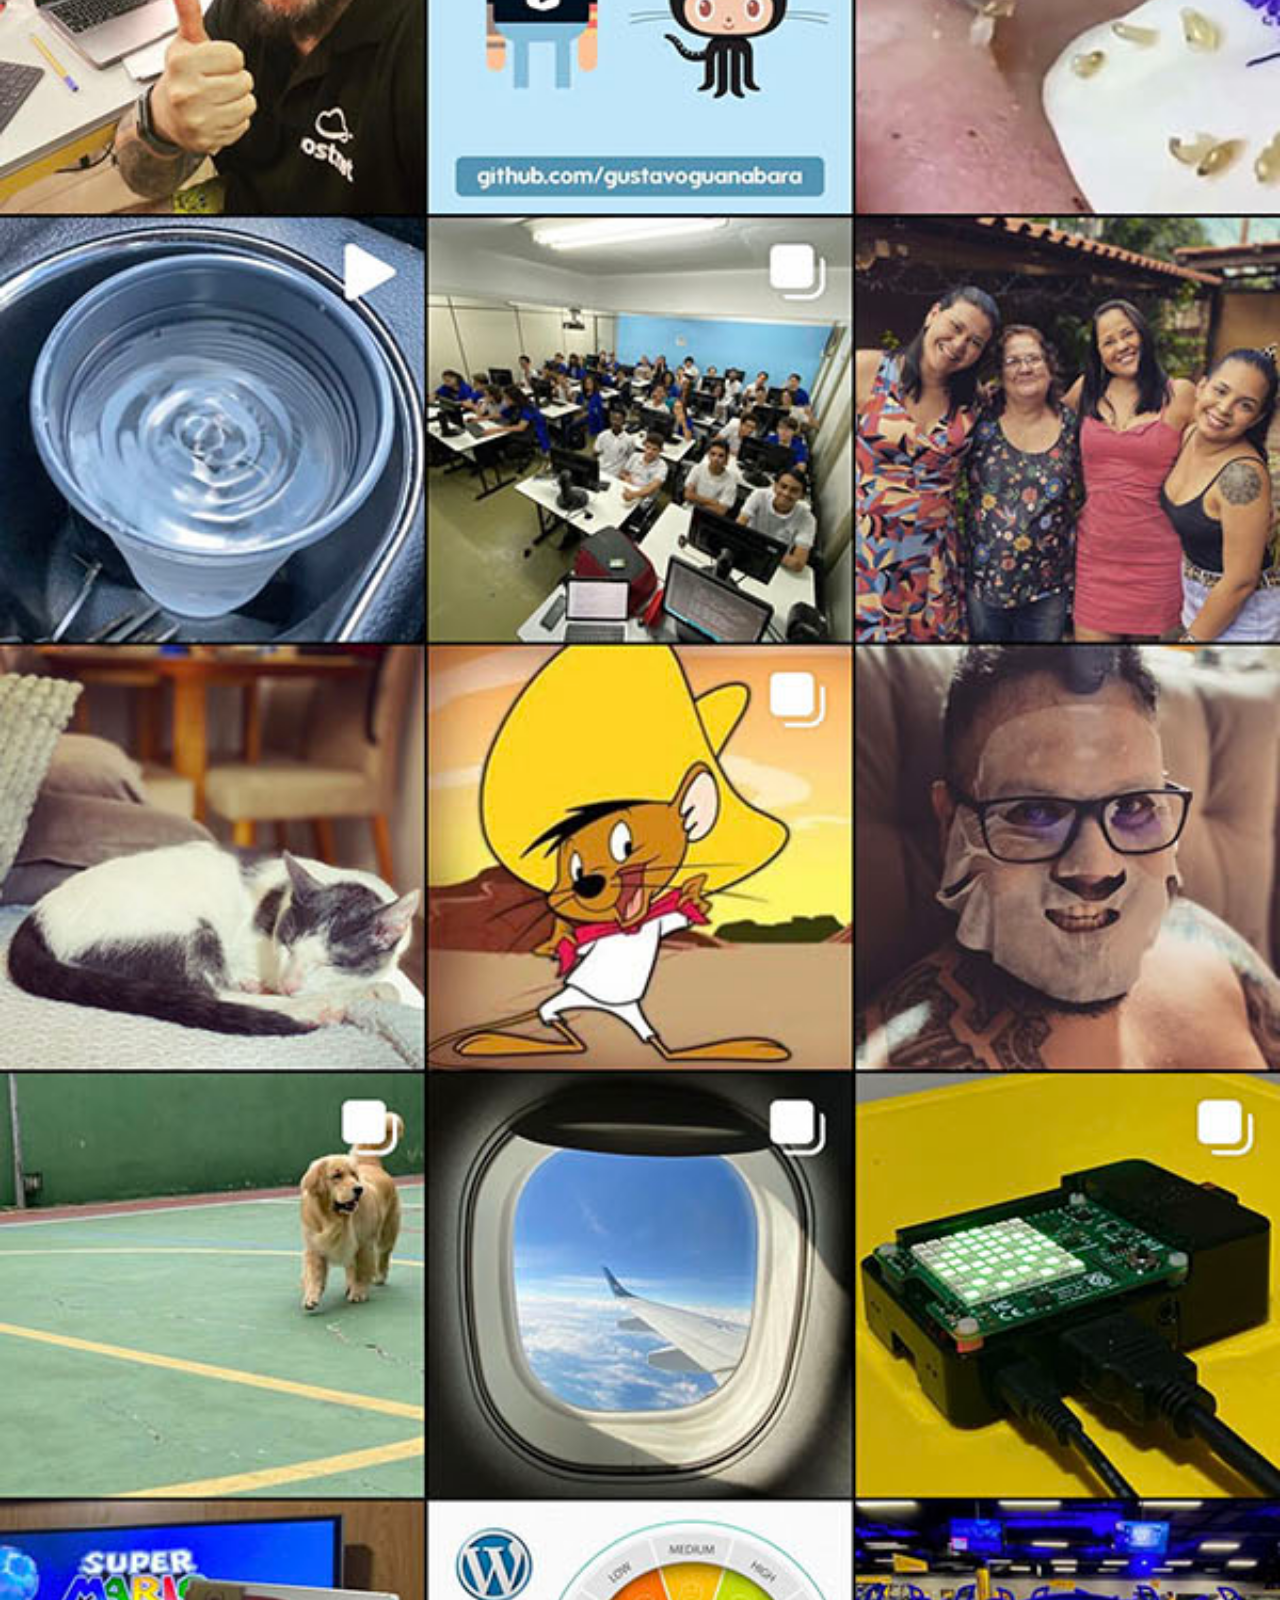
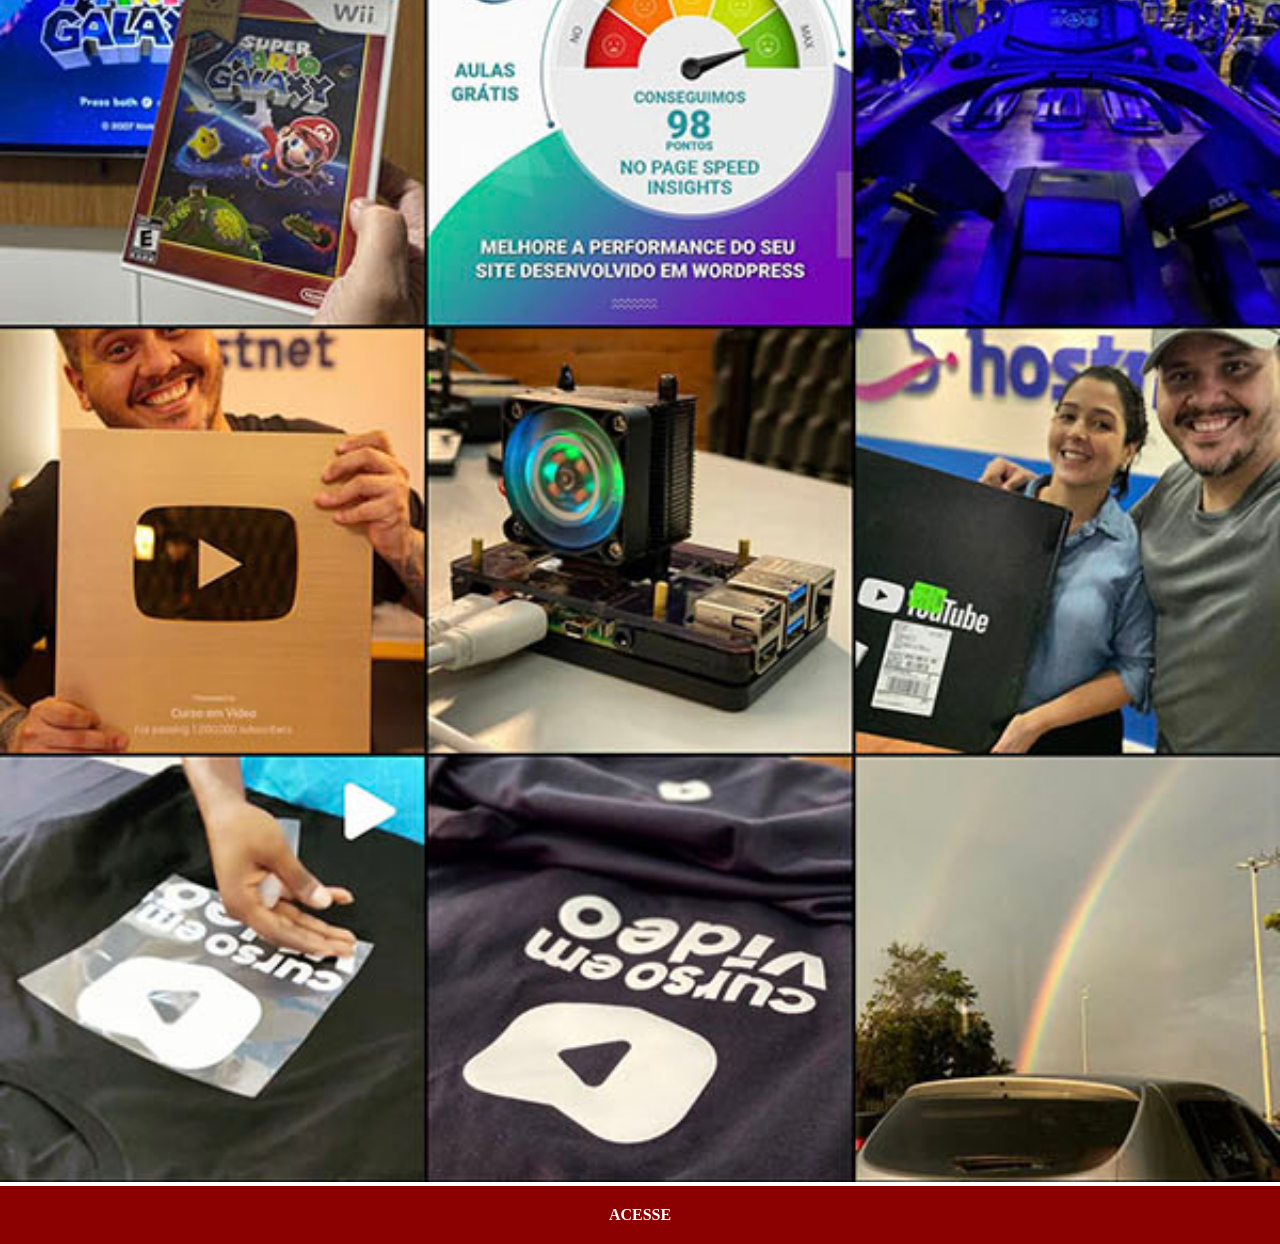
<file: instagram.html>
<!DOCTYPE html>
<html lang="pt-br">
<head>
    <meta charset="UTF-8">
    <meta name="viewport" content="width=device-width, initial-scale=1.0">
    <title>Instagram</title>
    <link rel="stylesheet" href="estilos/social.css">
</head>
<body>
    <img src="imagens/tela-instagram.jpg" alt="Instagram">
    <a href="https://www.instagram.com/gustavoguanabara/" target="_blank">ACESSE</a>
</body>
</html>
</file>
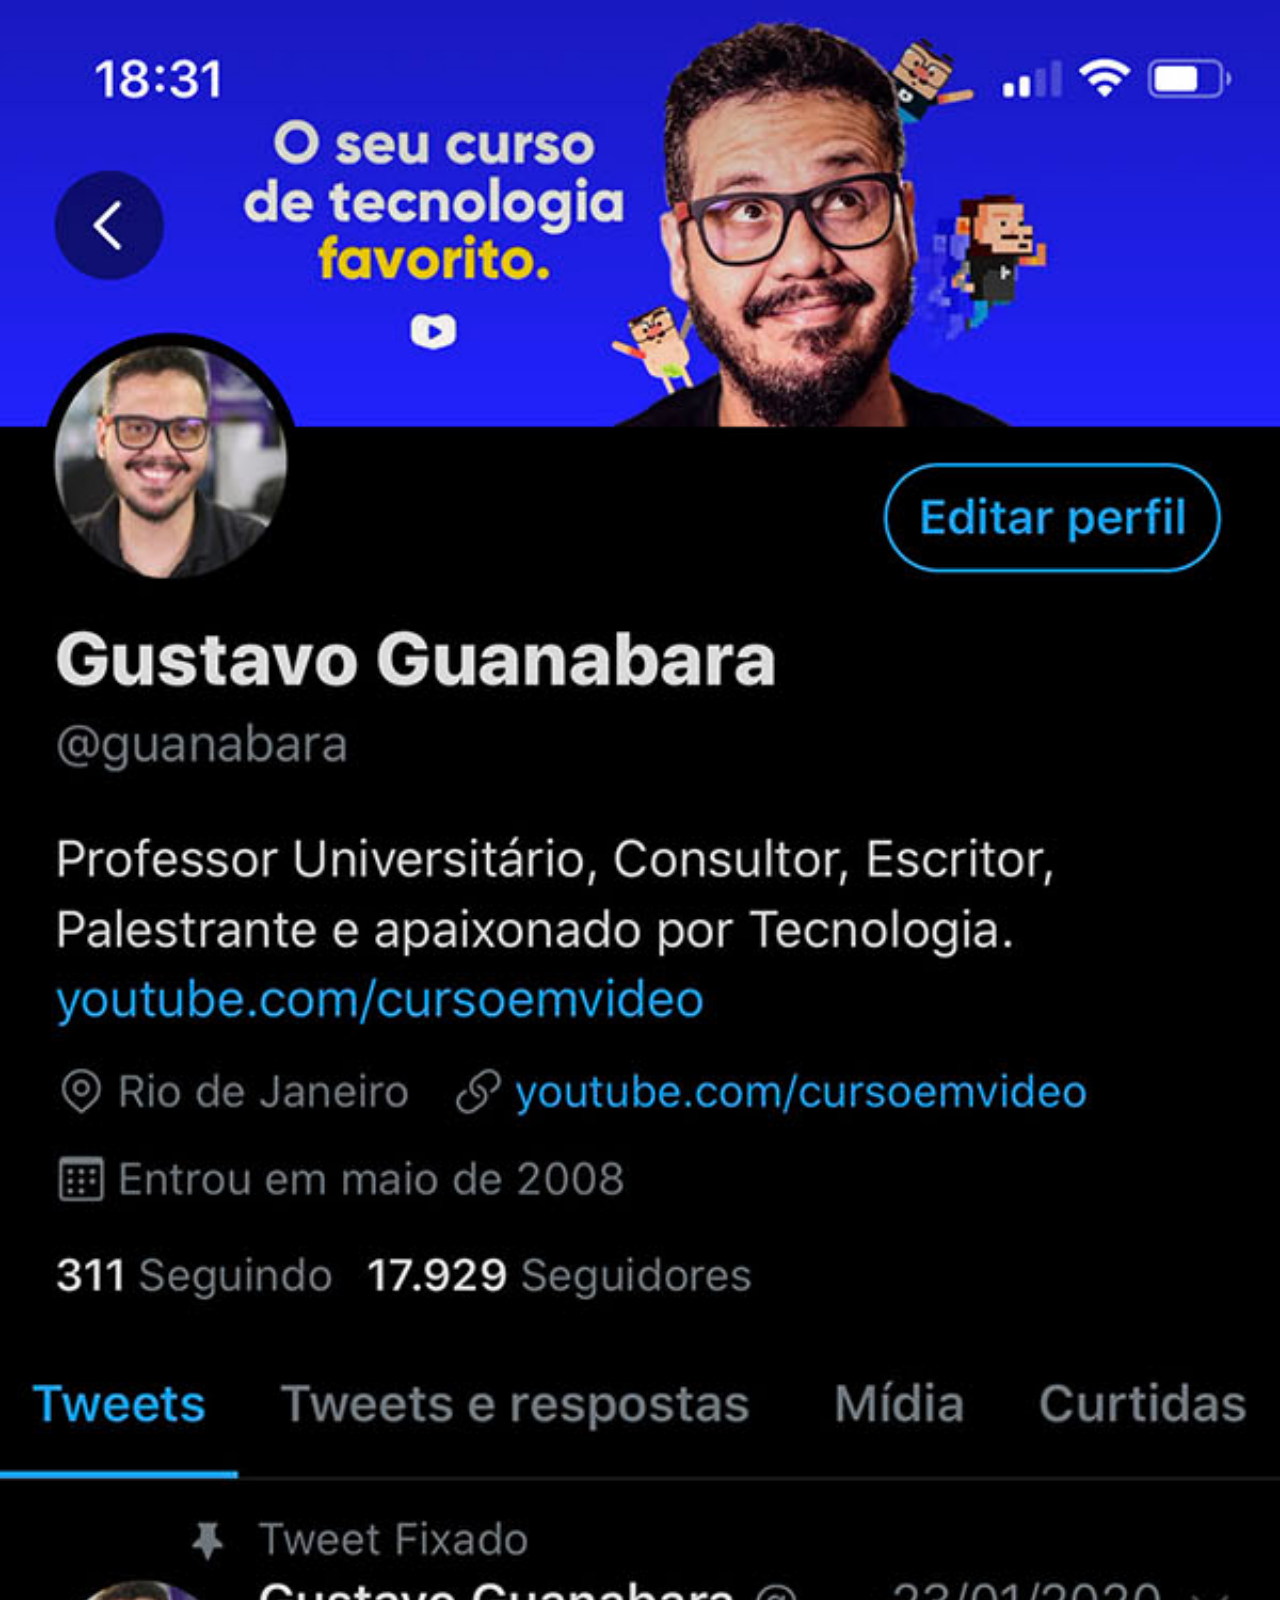
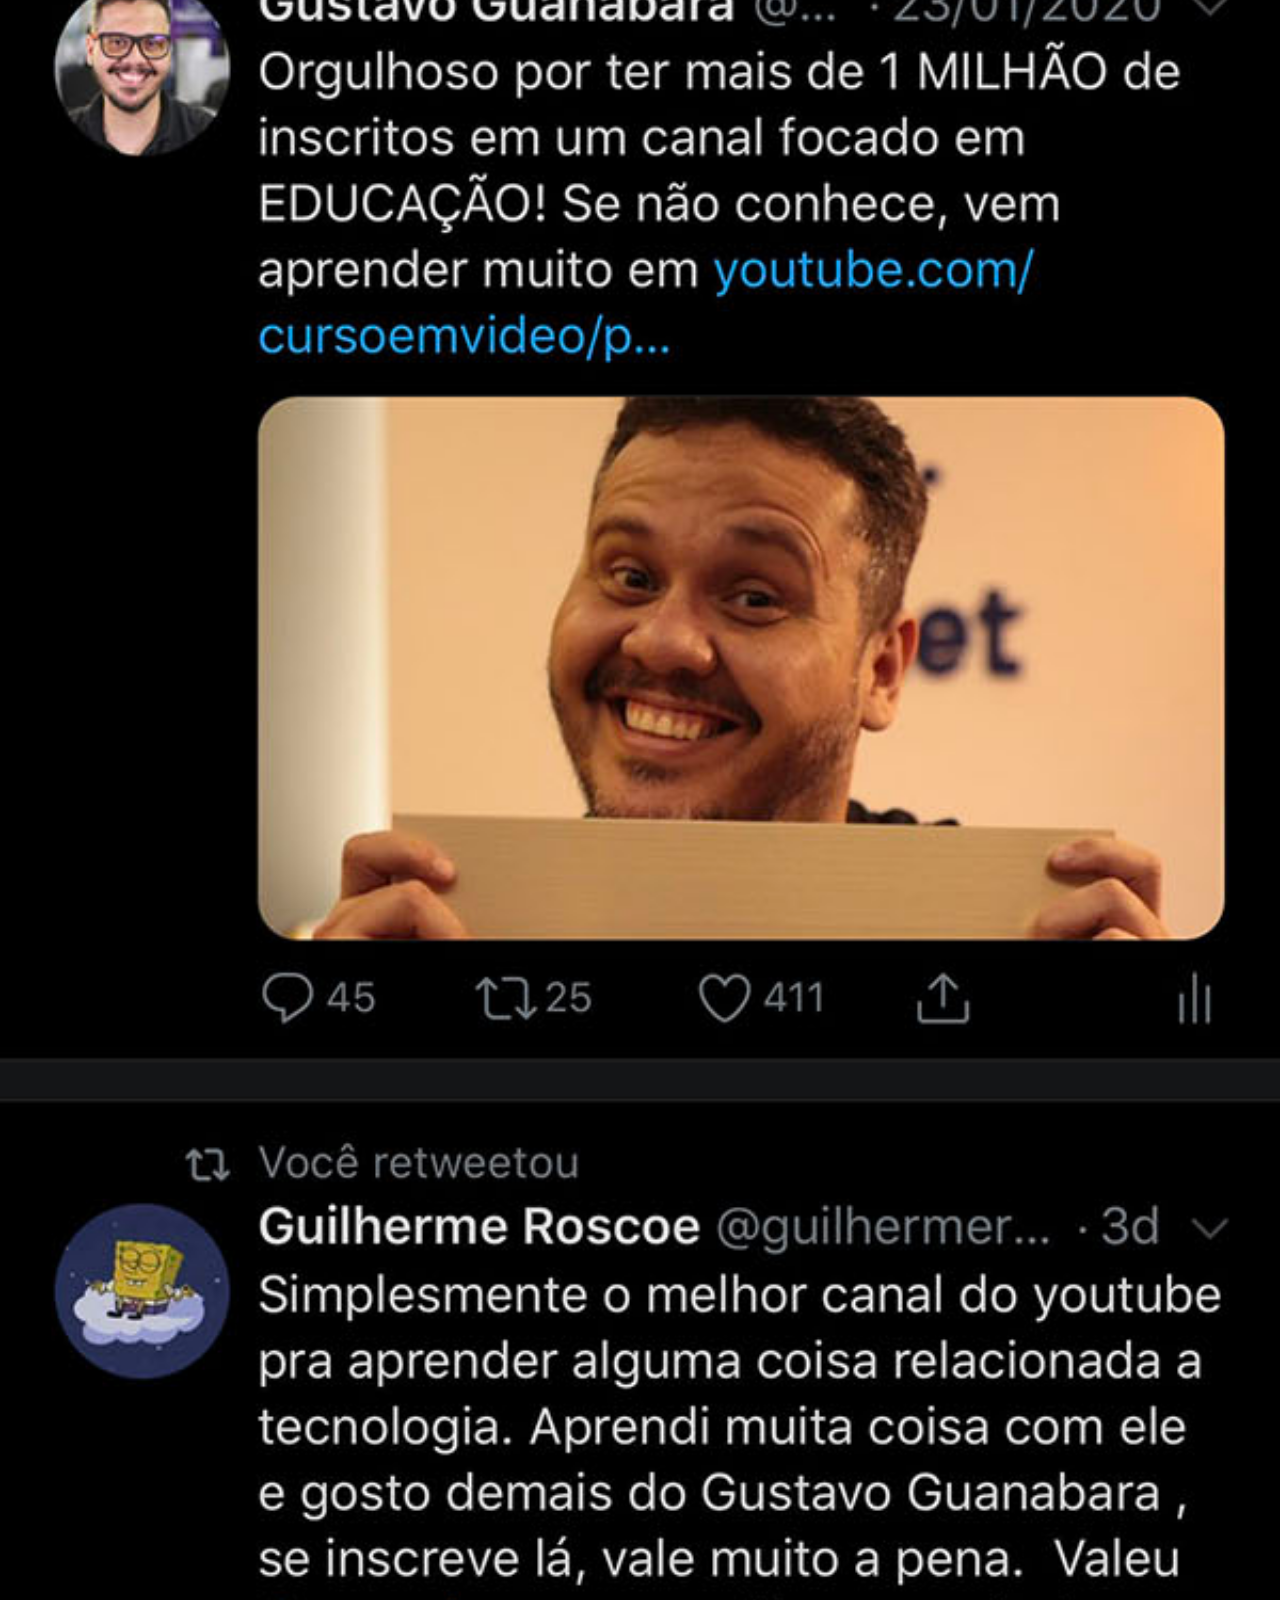
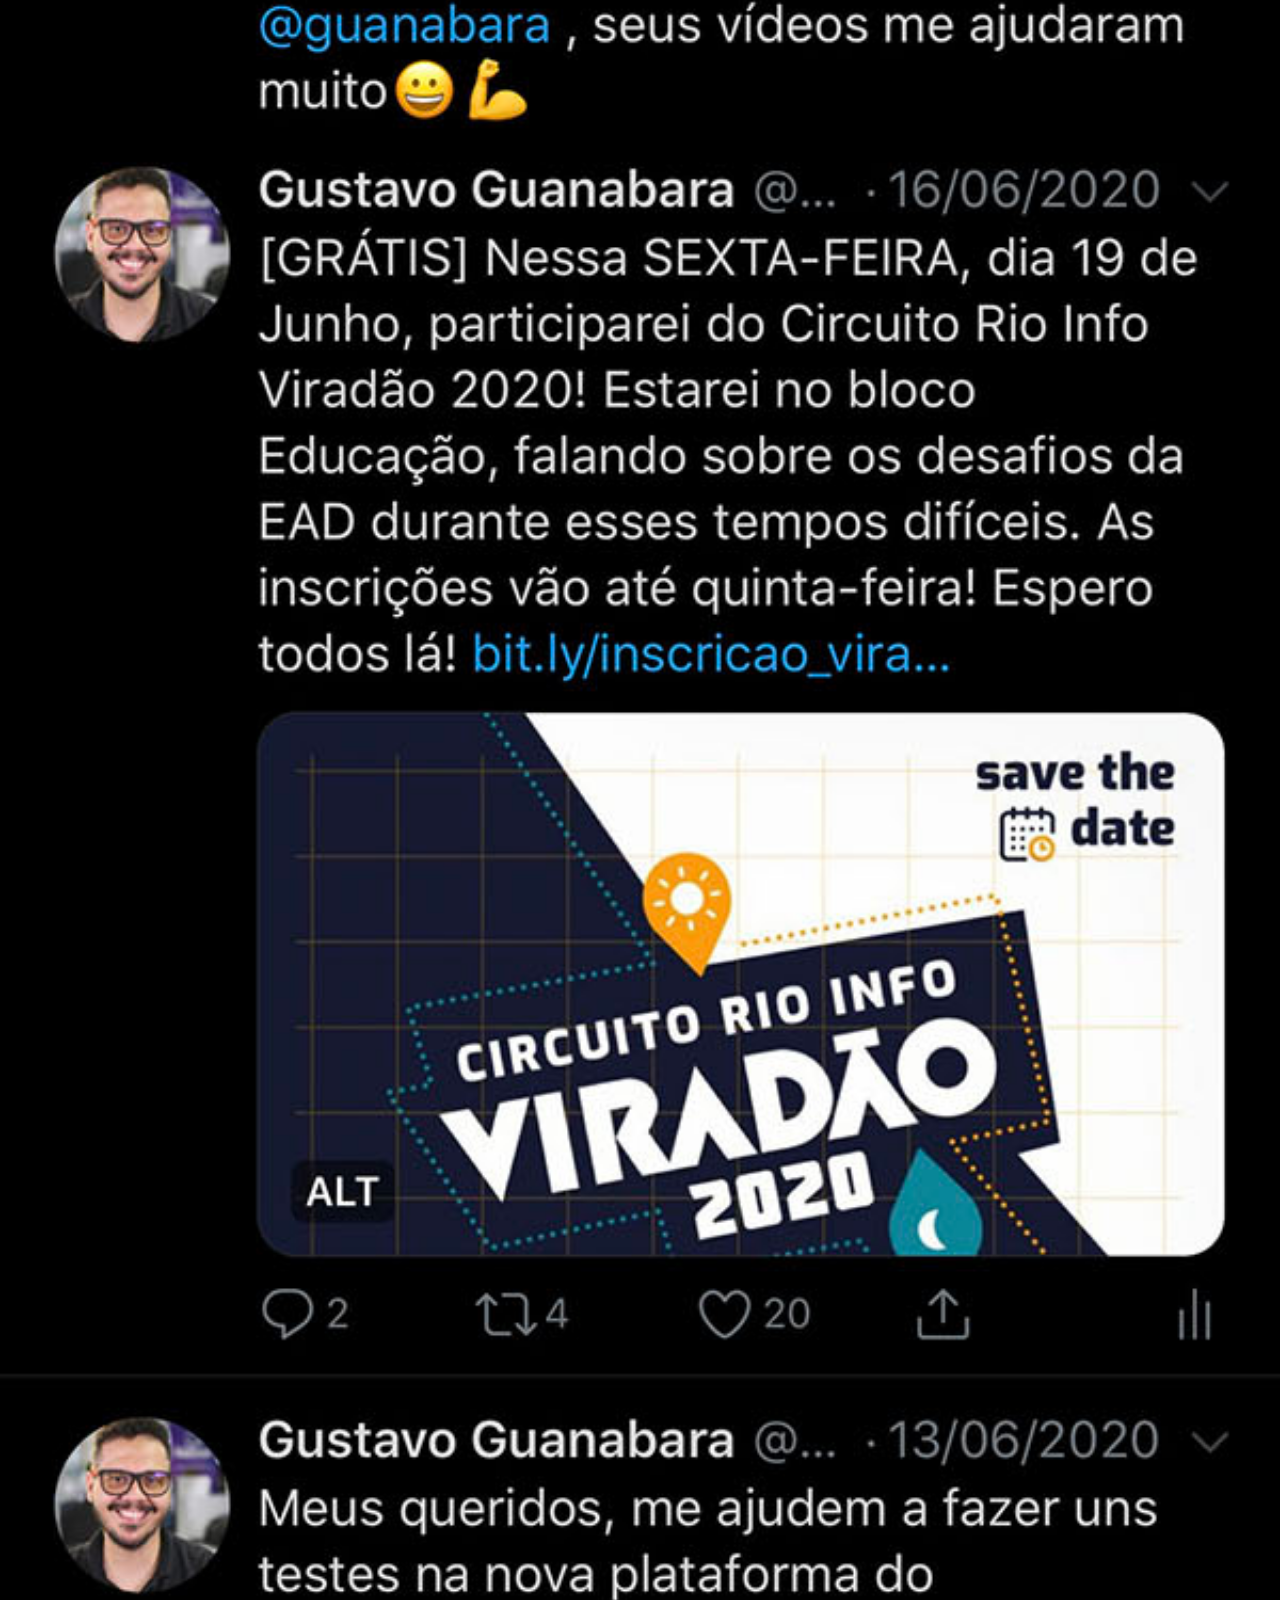
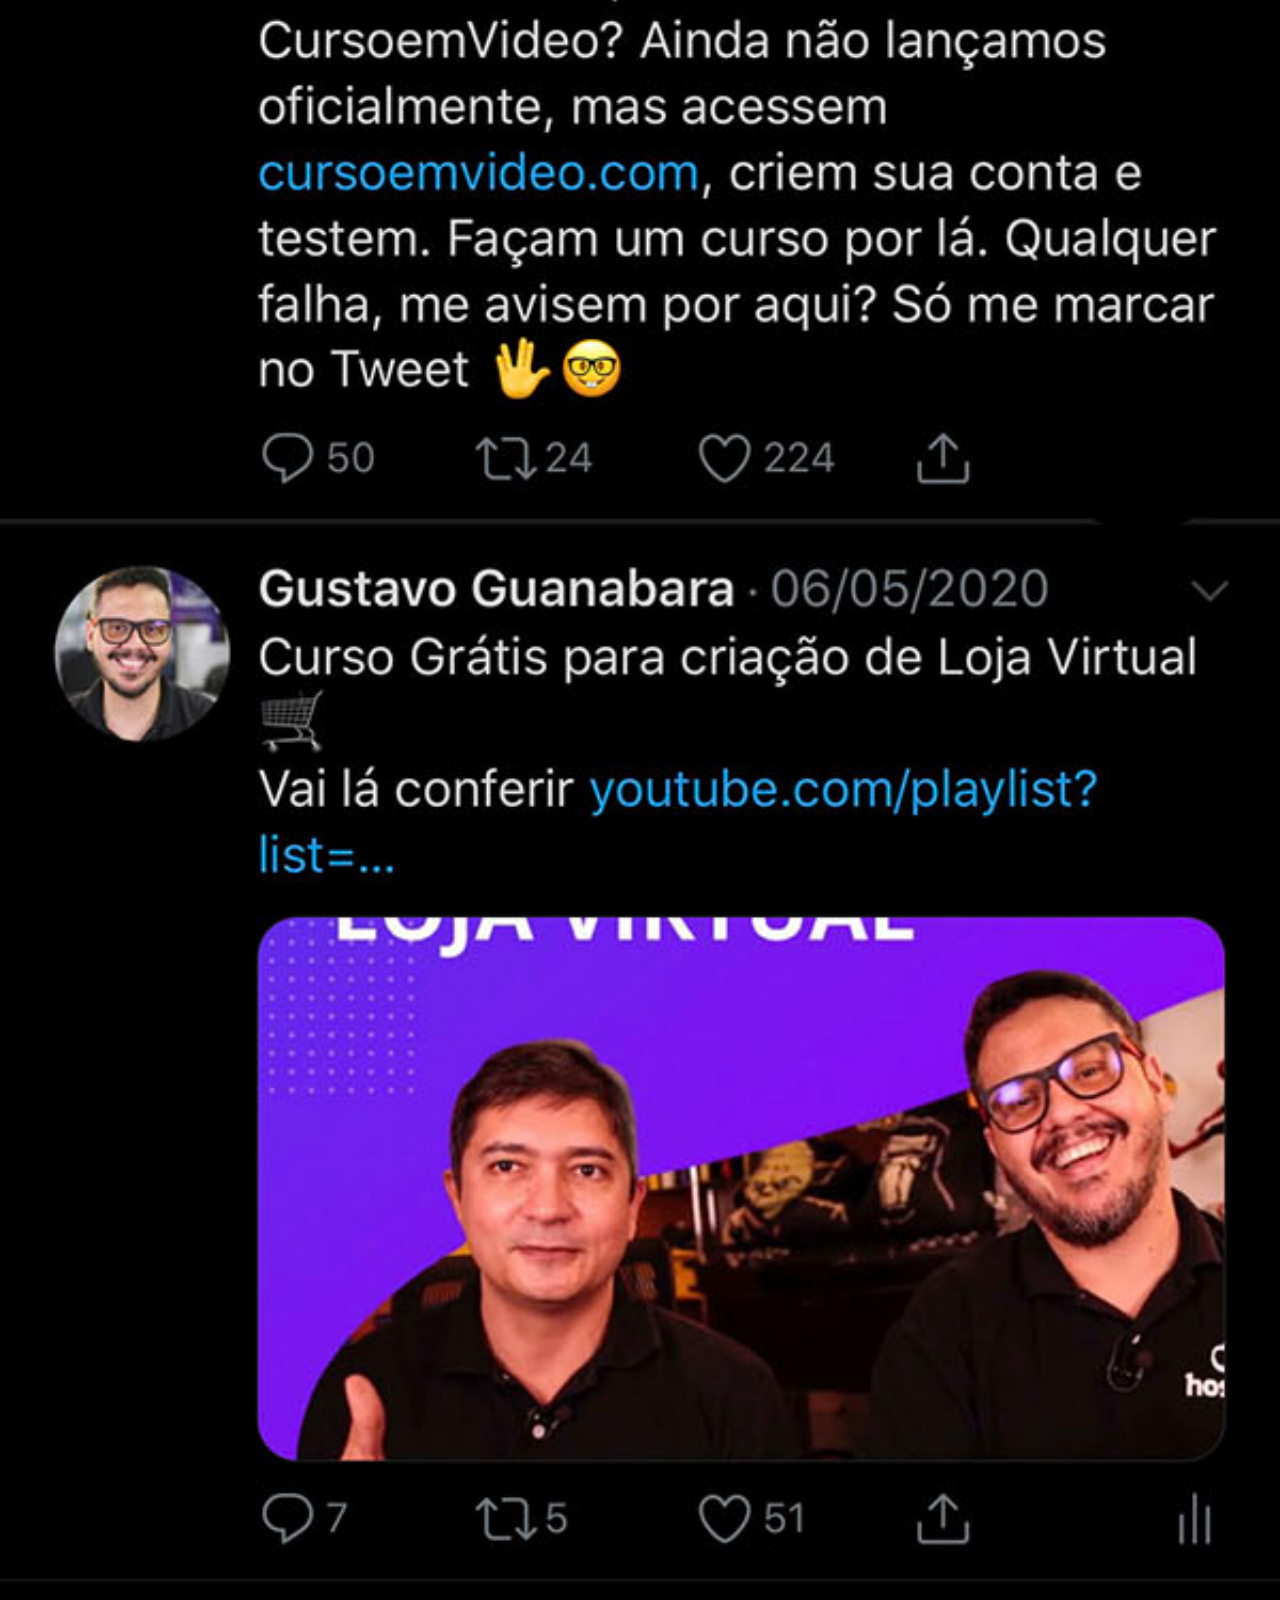
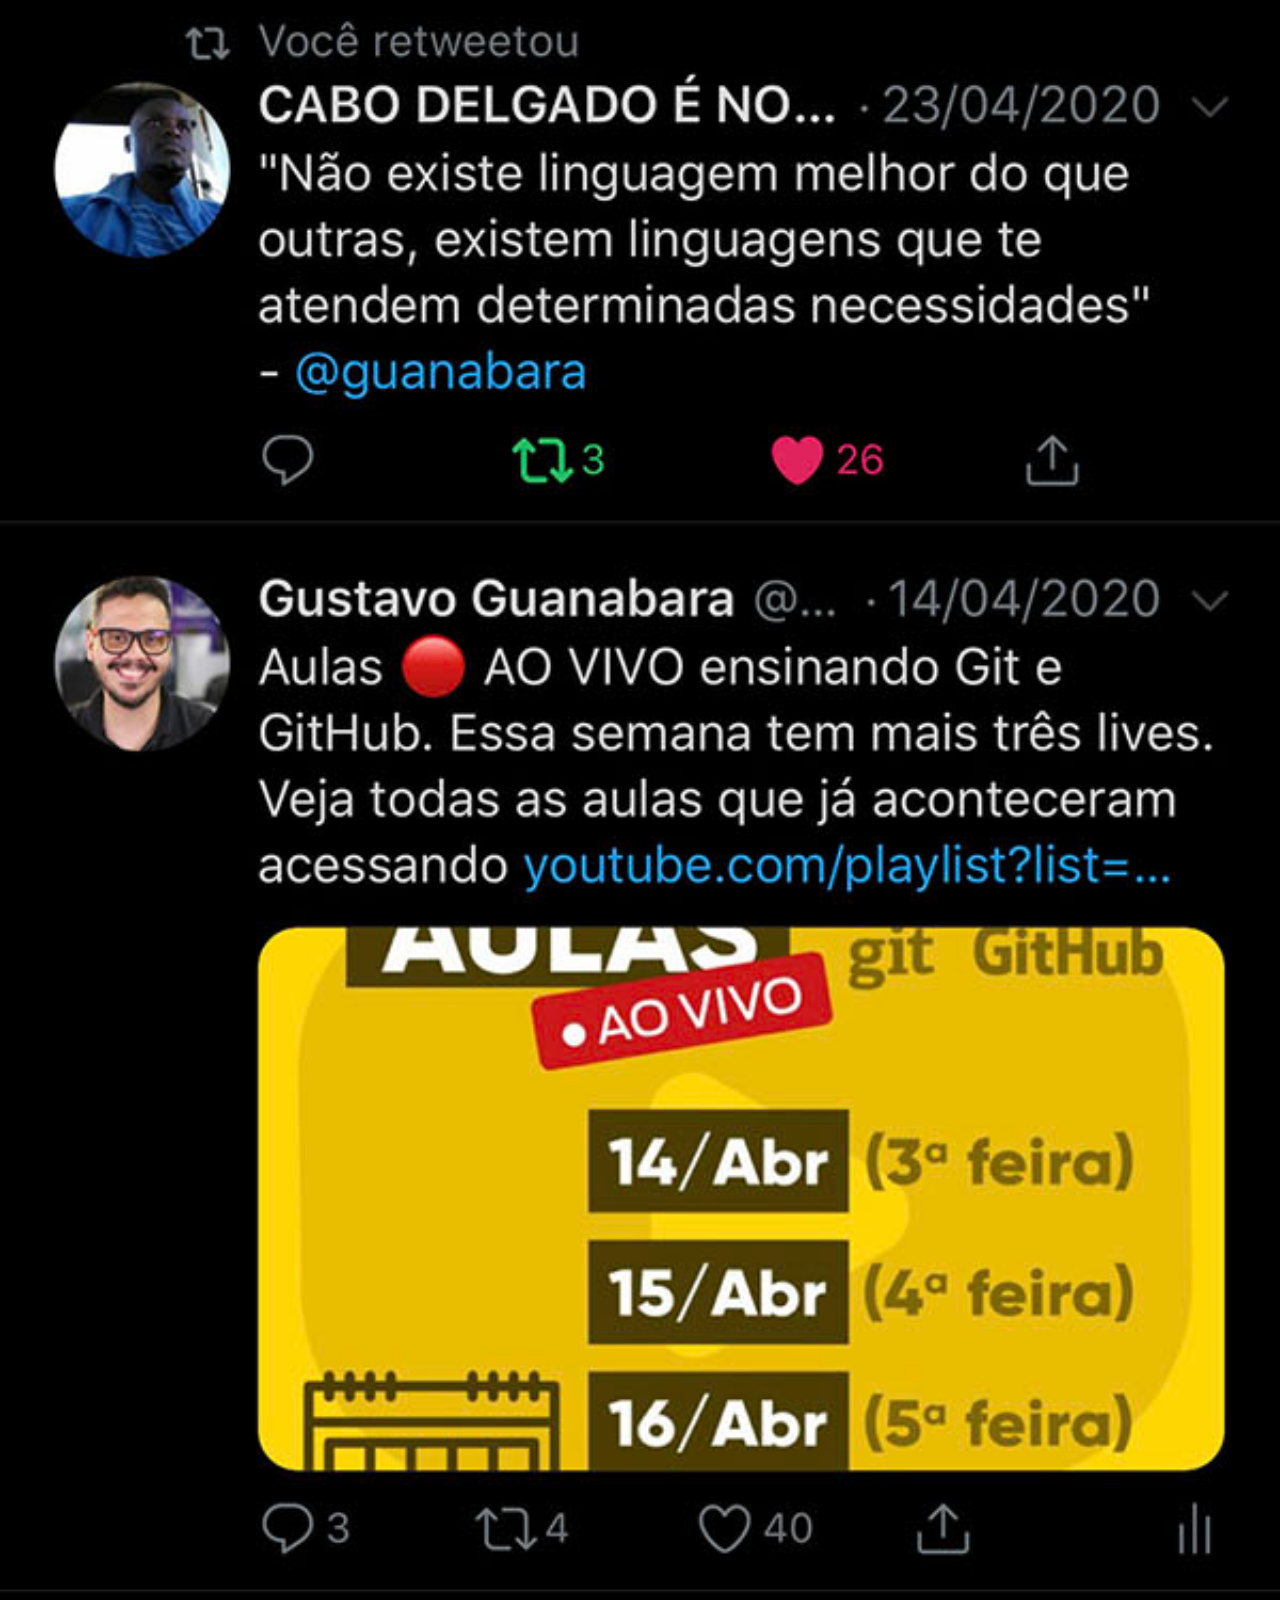
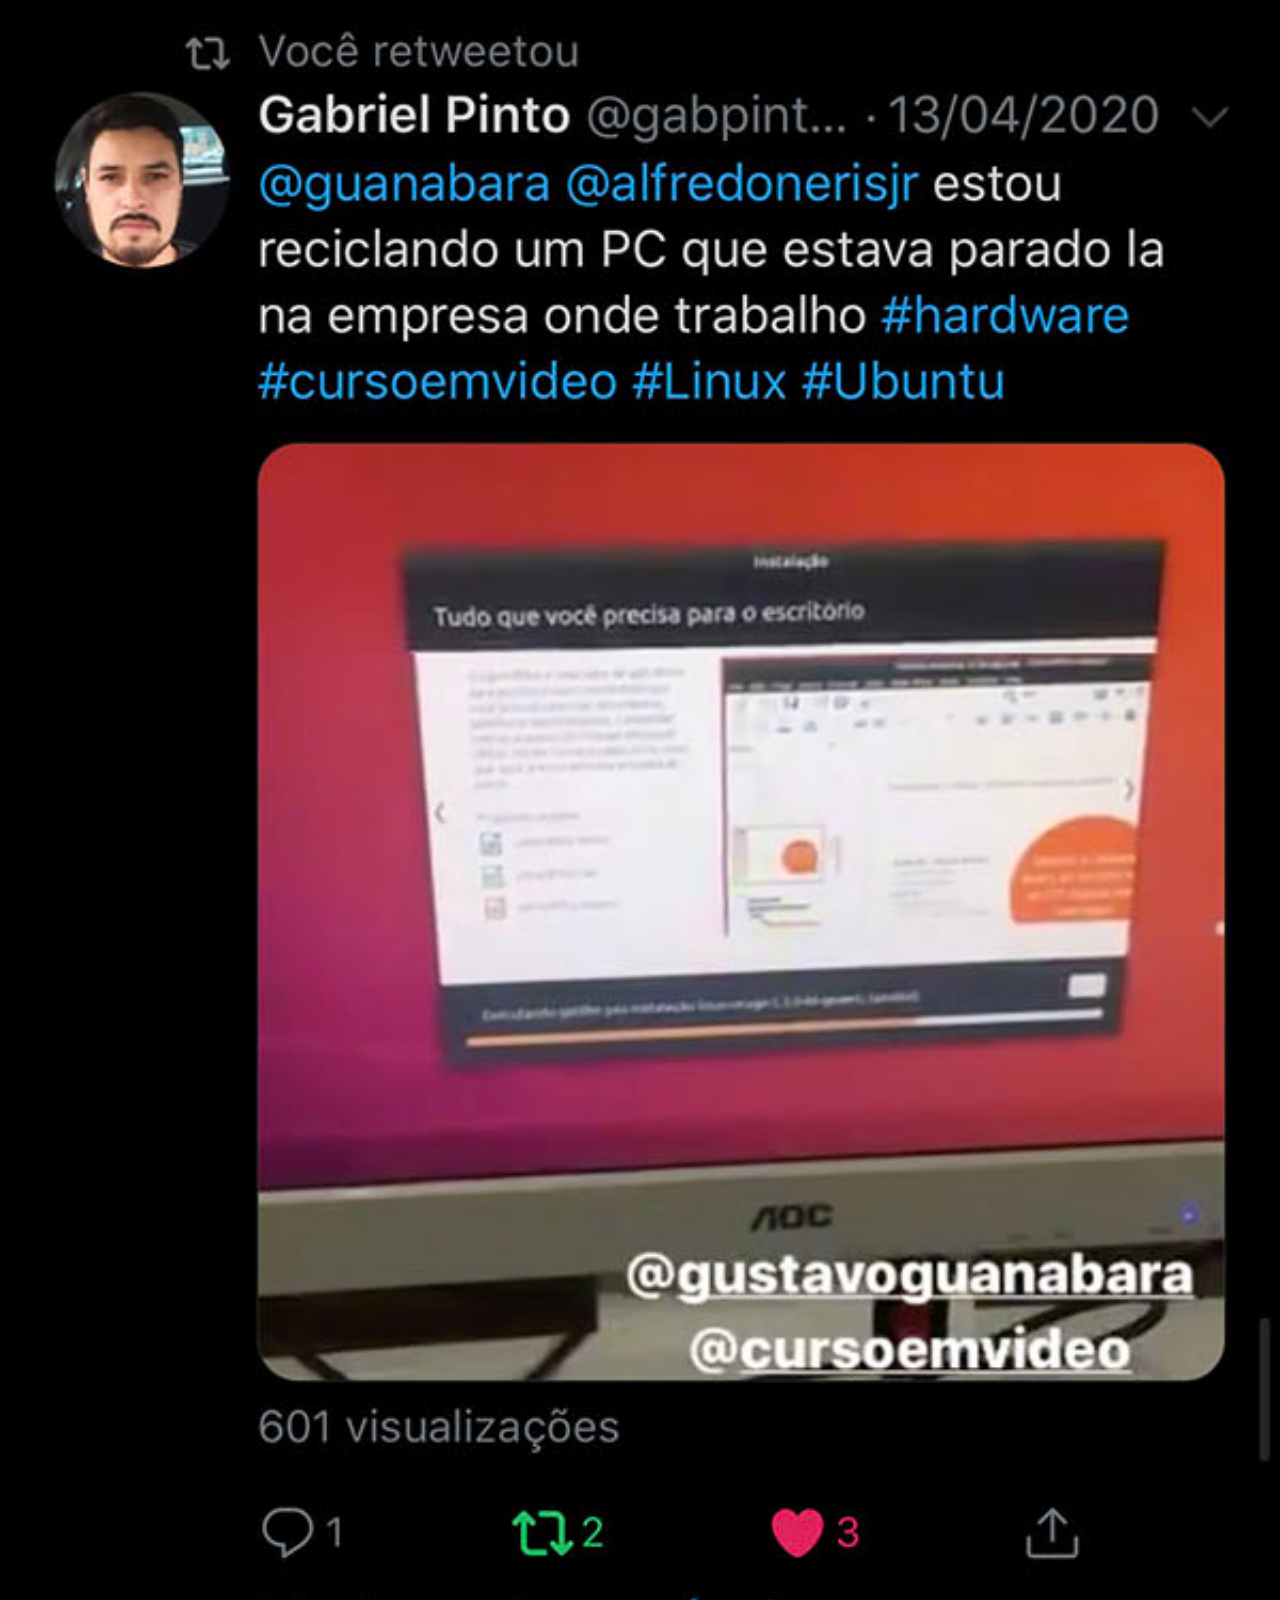
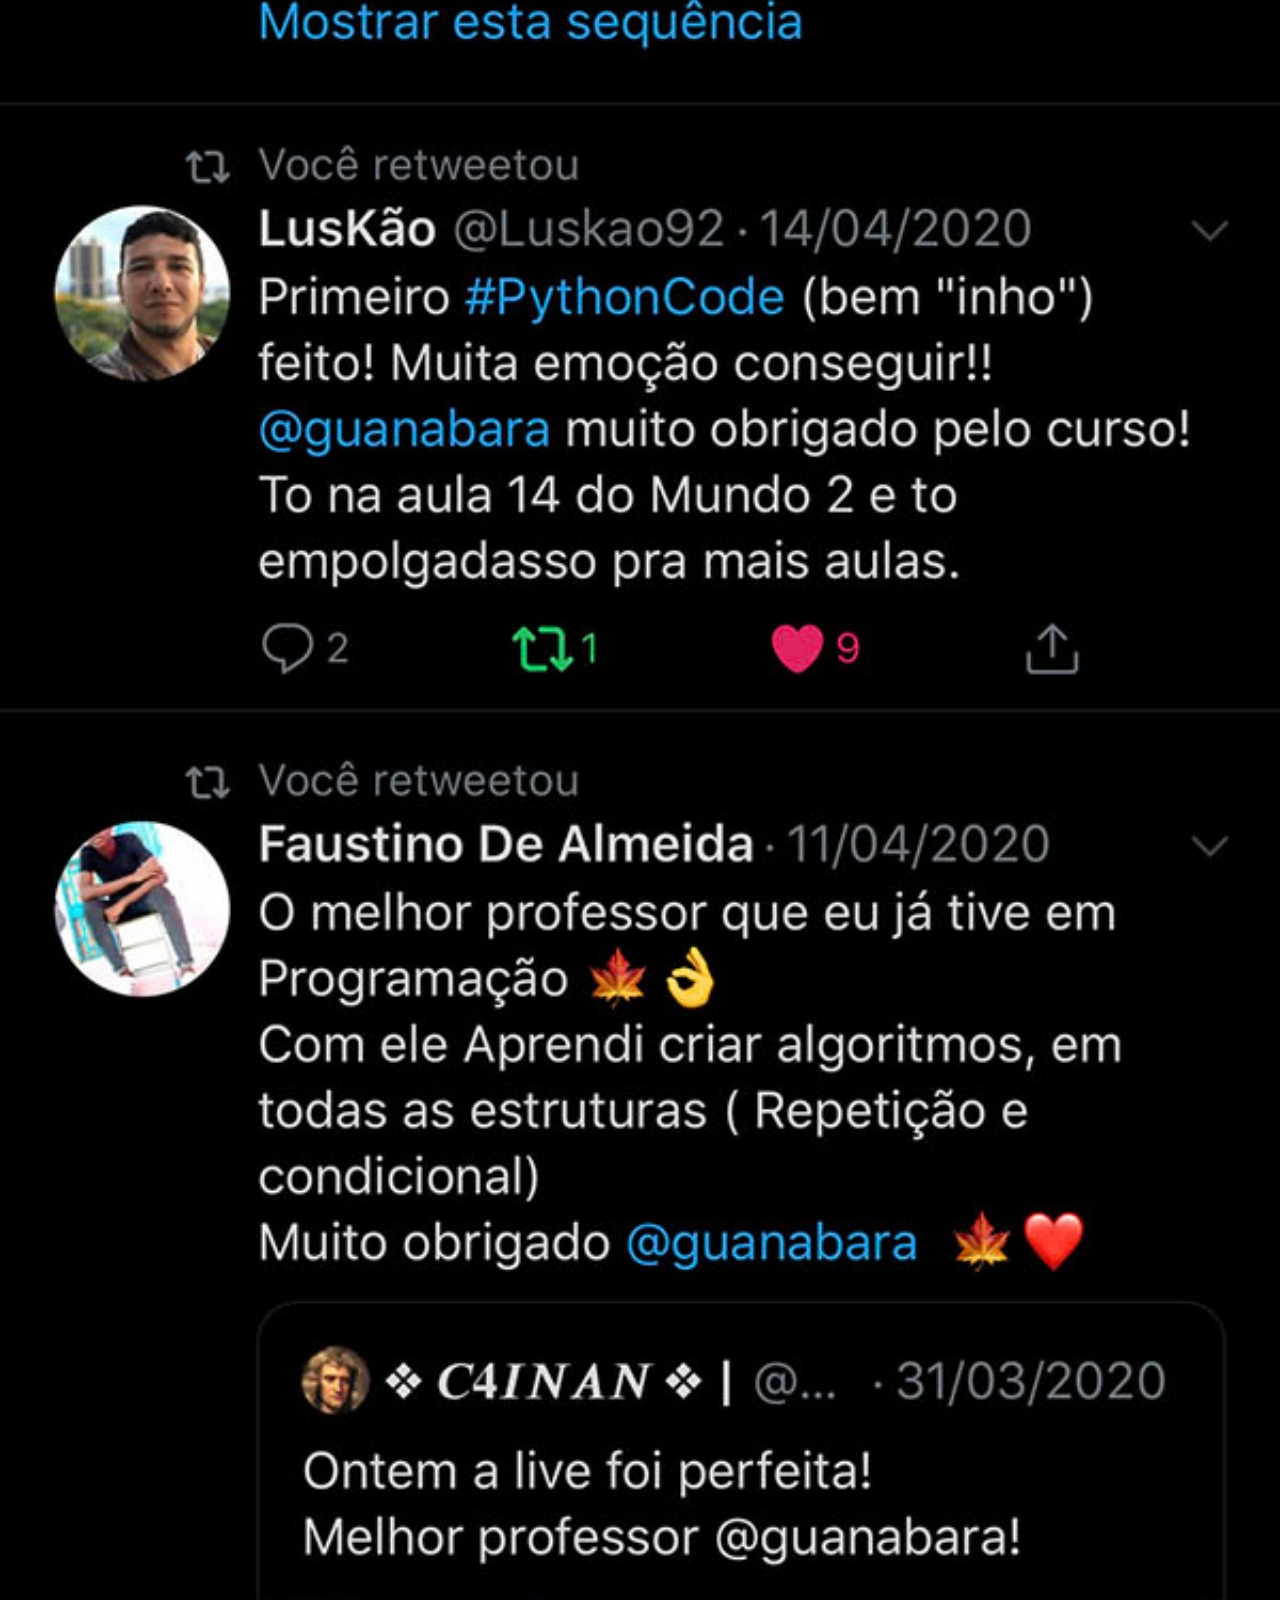
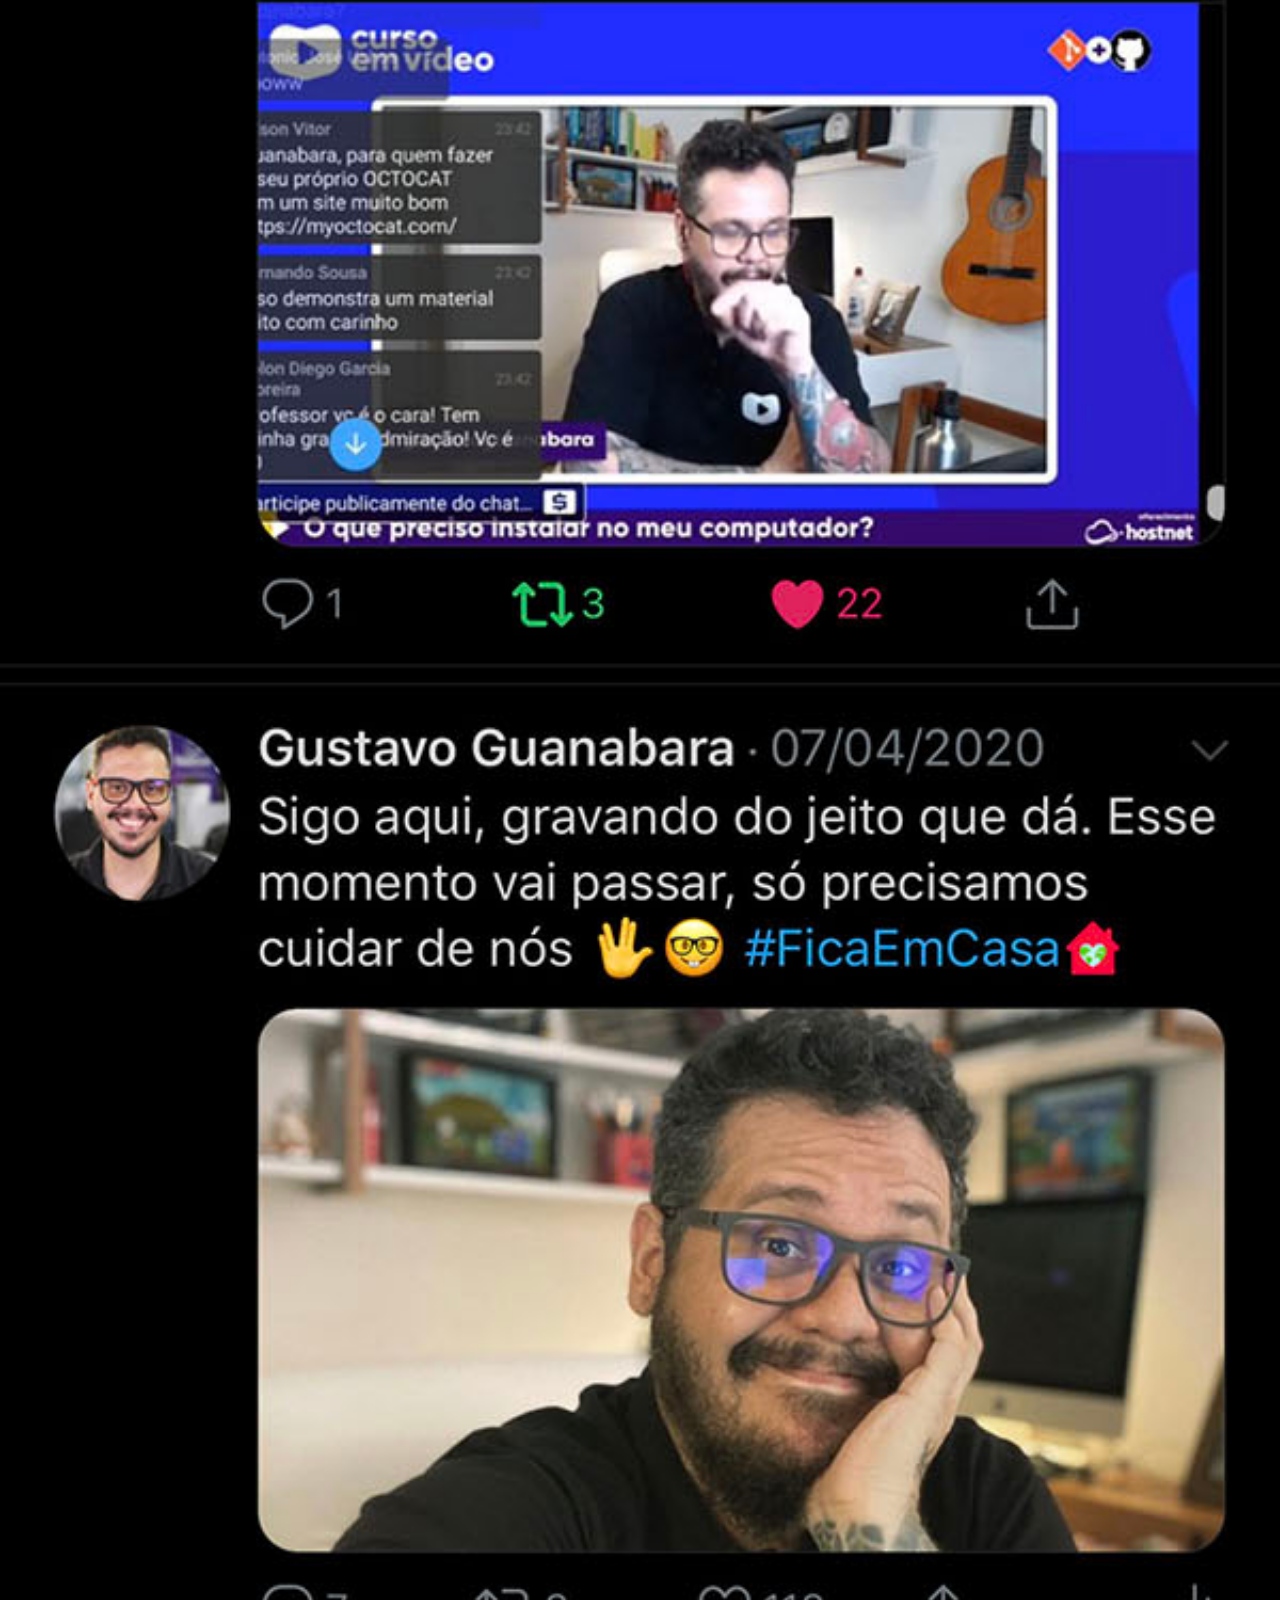
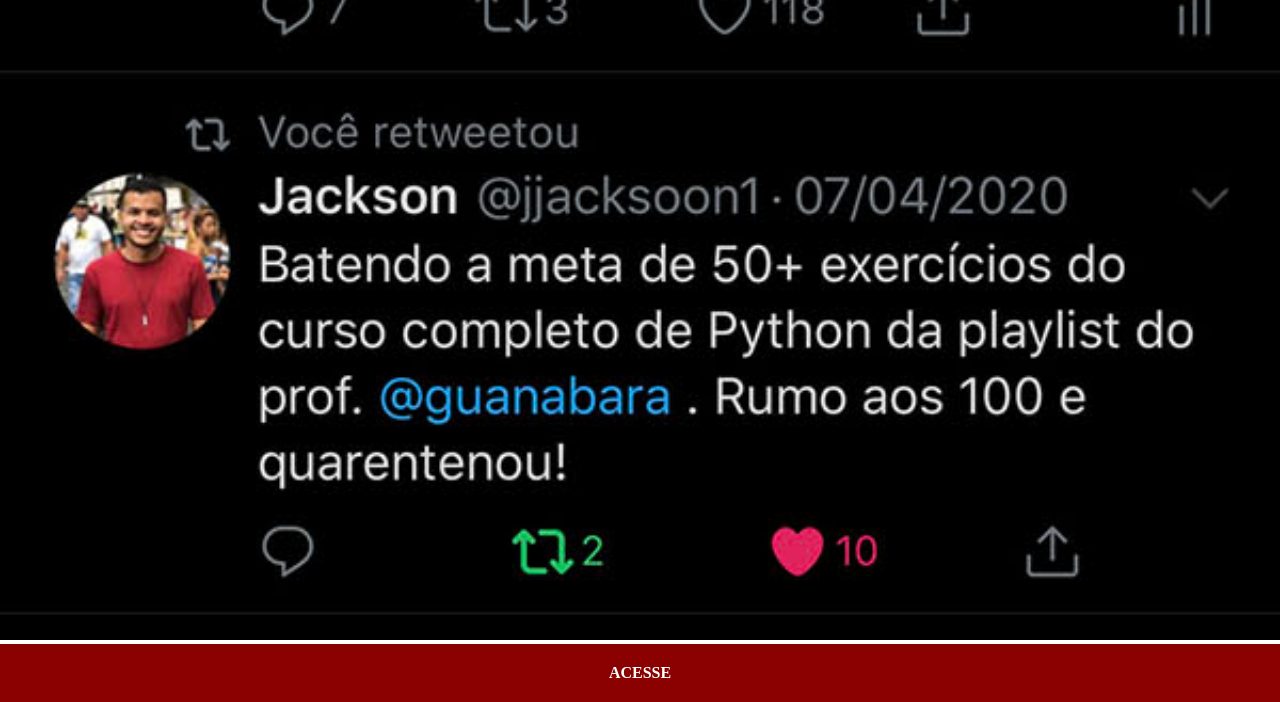
<file: twitter.html>
<!DOCTYPE html>
<html lang="pt-br">
<head>
    <meta charset="UTF-8">
    <meta name="viewport" content="width=device-width, initial-scale=1.0">
    <title>Twitter</title>
    <link rel="stylesheet" href="estilos/social.css">
</head>
<body>
    <img src="imagens/tela-twitter.jpg" alt="Twitter">
    <a href="https://twitter.com/gustavoguanabara" target="_blank">ACESSE</a>
</body>
</html>
</file>
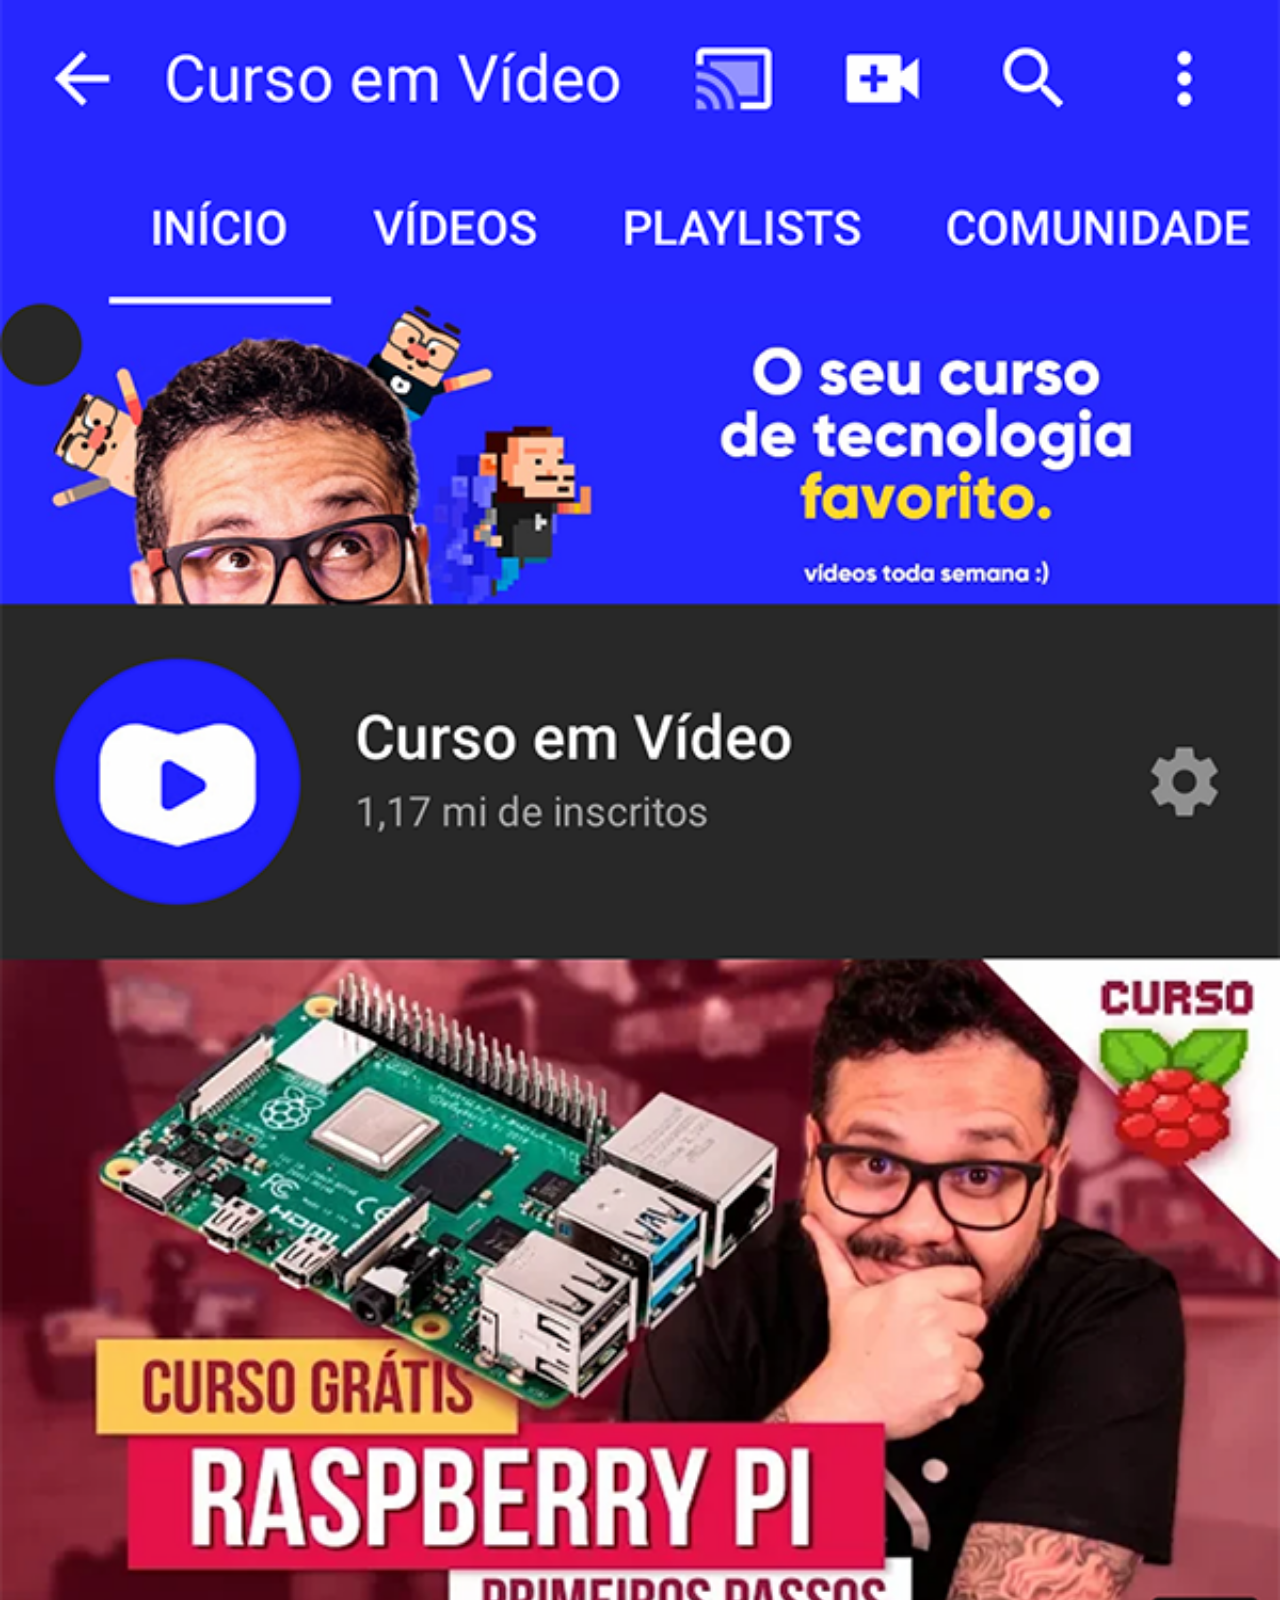
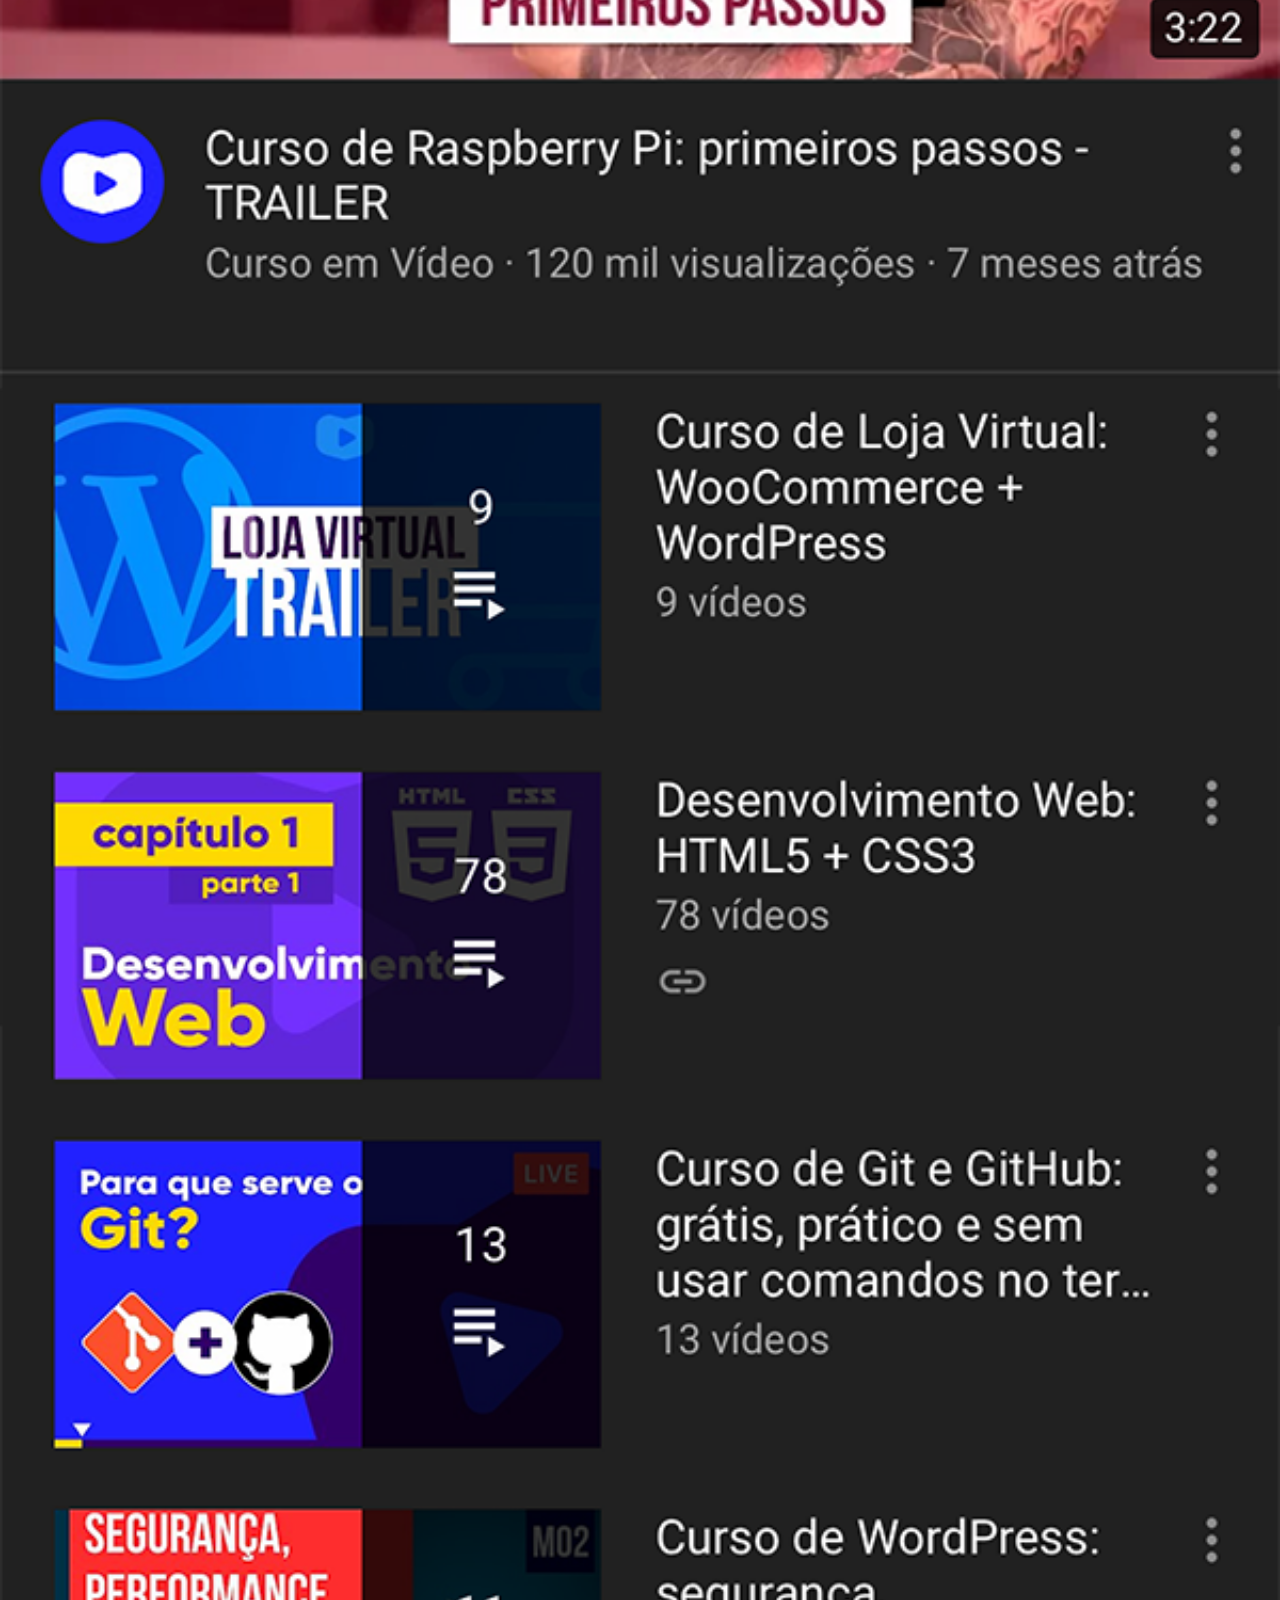
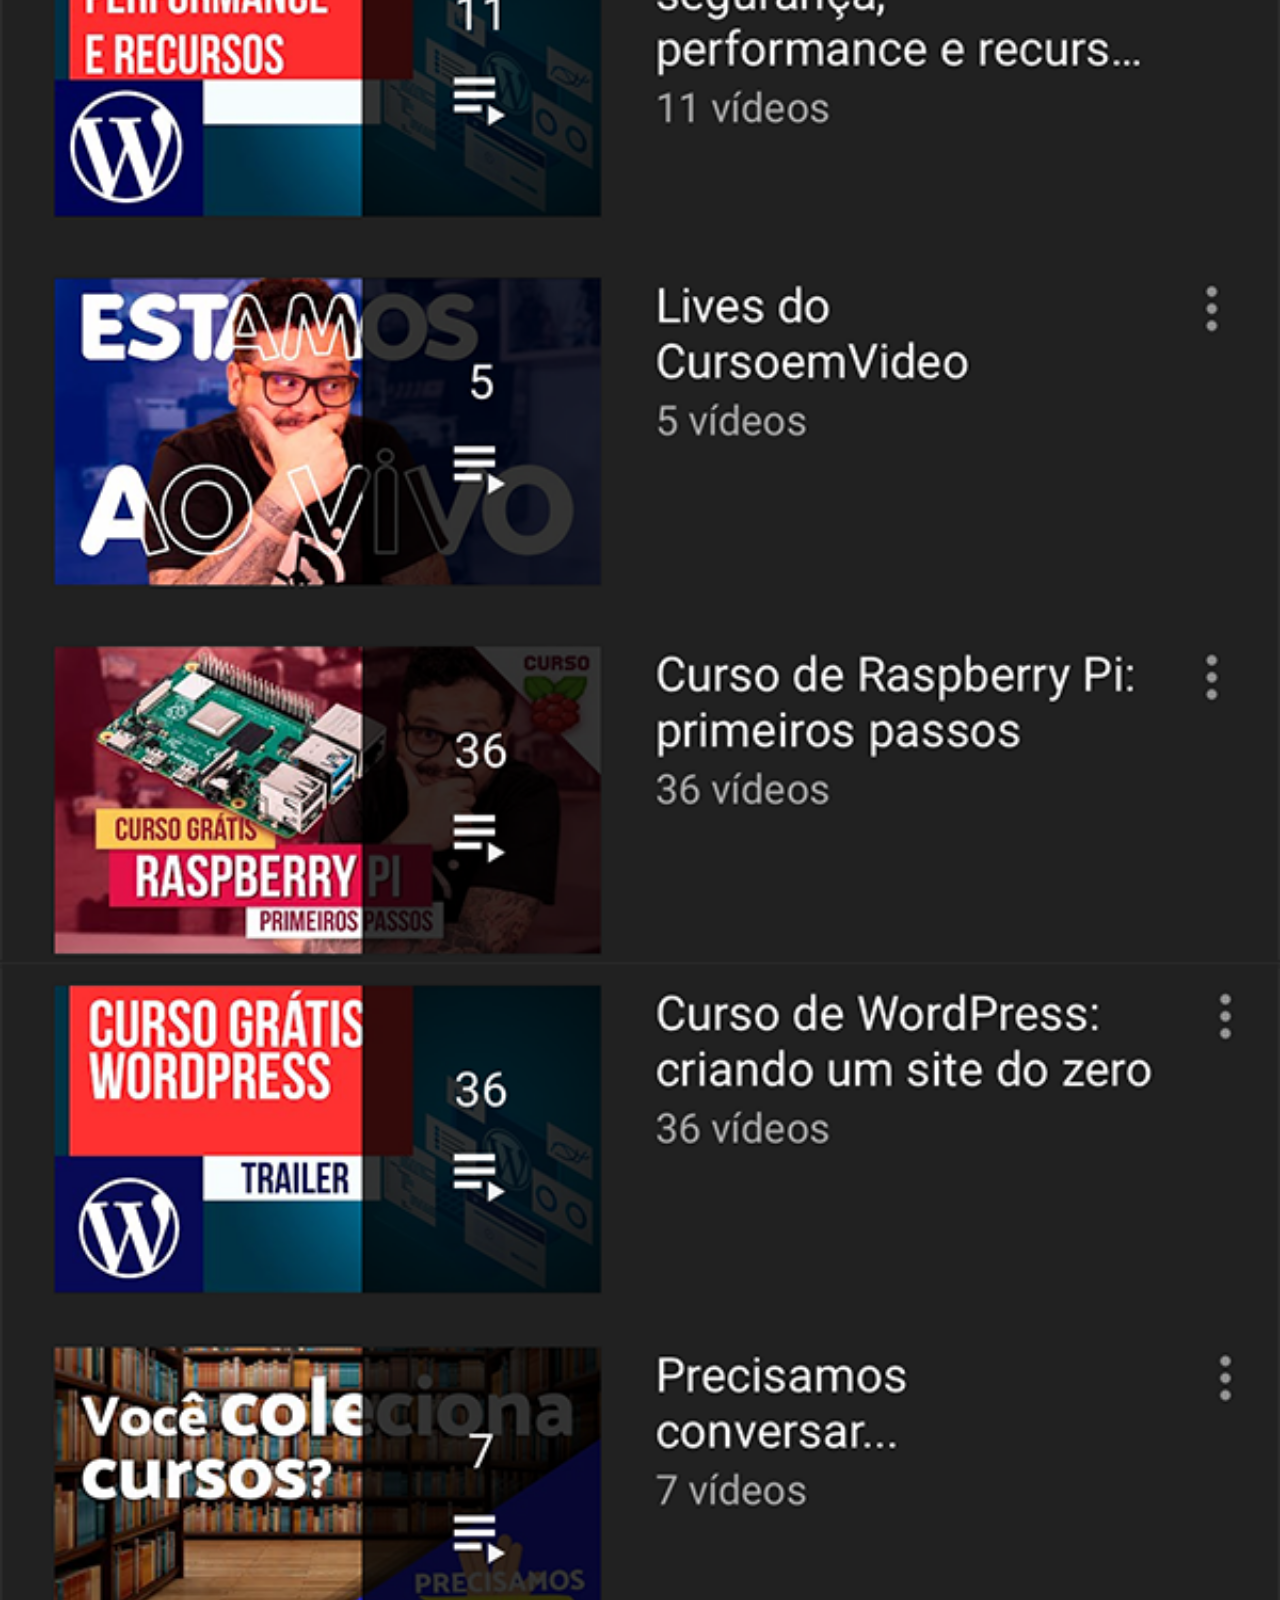
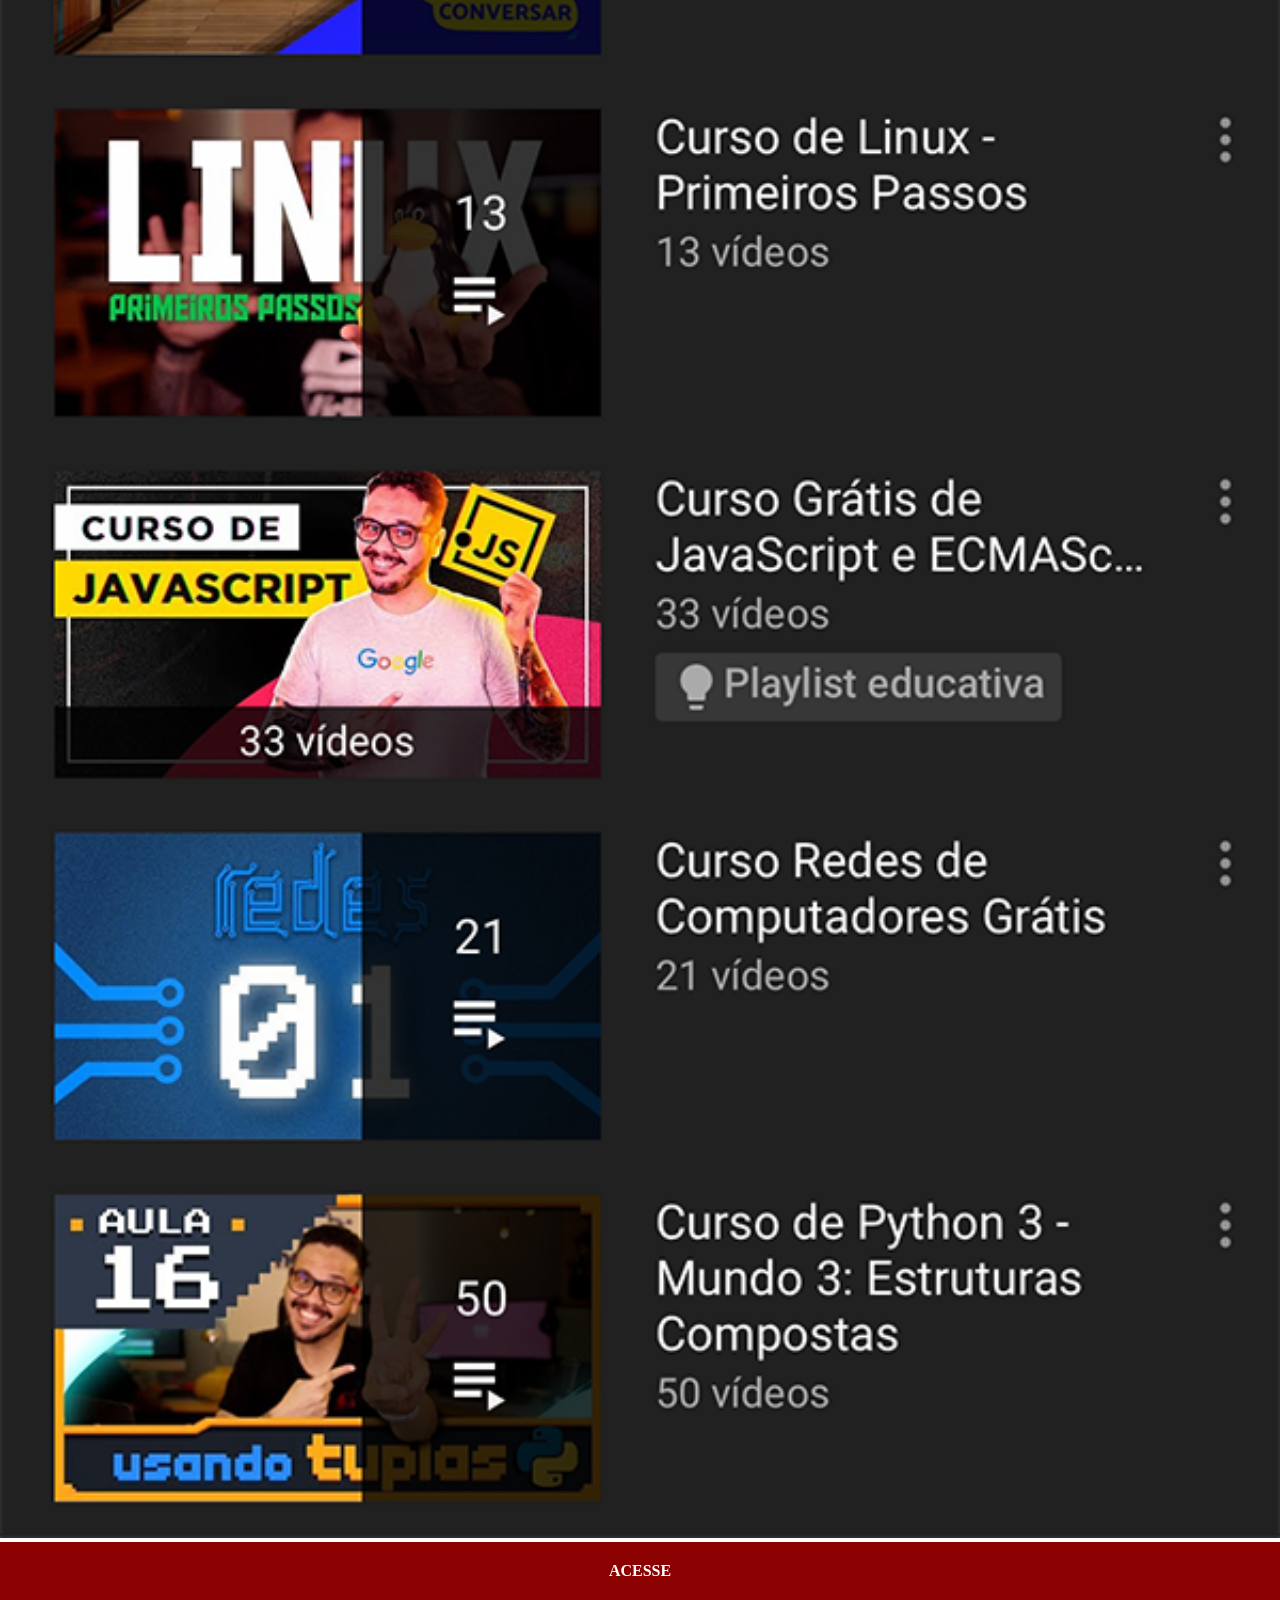
<file: youtube.html>
<!DOCTYPE html>
<html lang="pt-br">
<head>
    <meta charset="UTF-8">
    <meta name="viewport" content="width=device-width, initial-scale=1.0">
    <title>YouTube</title>
    <link rel="stylesheet" href="estilos/social.css">
</head>
<body>
    <img src="imagens/tela-youtube.png" alt="YouTube">
    <a href="https://www.youtube.com/@cursoemvideo/playlists" target="_blank">ACESSE</a>
</body>
</html>
</file>
<file: estilos/style.css>
@charset "UTF-8";

*{ /* Reset CSS */
    margin: 0;
    padding: 0;
    font-family: Arial, Helvetica, sans-serif;
    box-sizing: border-box;

}

html, body{ /* Define o tamanho da tela para ocupar toda a viewport */
    height: 100vh; /* 100% da altura da viewport */
    width: 100vw; /* 100% da largura da viewport */
    background-color: black;
}

body{
    background: url(../imagens/fundo-madeira.jpg) no-repeat top center; /* Define a imagem de fundo e centraliza */
    background-size: cover; /* Faz a imagem de fundo cobrir toda a área disponível */
    background-attachment: fixed; /* Faz a imagem de fundo ficar fixa durante a rolagem */
}


main{ /* Centraliza o conteúdo dentro da tela */
    position: relative; /* Permite posicionar os elementos filhos de forma absoluta */
    height: 100vh;
}

section#telefone{ /* Estiliza a seção do telefone */
    position: absolute; /* Permite posicionar o elemento em relação ao pai (main) */
    top: 50%; /* Centraliza verticalmente */
    left: 50%; /* Centraliza horizontalmente */
    transform: translate(-50%, -50%); /* Ajusta a posição para centralizar perfeitamente */

    height: 627px;
    width: 311px;
    background: url(../imagens/frame-iphone.png) no-repeat center center; /* Define a imagem de fundo e centraliza */
}

iframe#tela{ /* Estiliza o iframe que representa a tela do telefone */
    position: absolute; /* Permite posicionar o elemento em relação ao pai (section#telefone) */
    top: 50%; /* Centraliza verticalmente */
    left: 50%; /* Centraliza horizontalmente */
    transform: translate(-50%, -50%); /* Ajusta a posição para centralizar perfeitamente */

    height: 500px;
    width: 267px;
    border: none; /* Remove a borda do iframe */
}

section#redes-sociais{ /* Estiliza a seção das redes sociais */
    text-align: right; /* Alinha o conteúdo à direita */
}

section#redes-sociais img{ /* Estiliza as imagens das redes sociais */
    width: 50px; /* Define a largura das imagens */
    height: 50px; /* Define a altura das imagens */
    margin: 10px; /* Adiciona uma margem entre as imagens */
    border-radius: 50%; /* Deixa as imagens circulares */
    box-shadow: 2px 2px 5px rgba(0, 0, 0, 0.5); /* Adiciona uma sombra para dar destaque */
    transition: transform 0.3s ease; /* Adiciona uma transição suave para o efeito de hover */
    box-sizing: border-box; /* Garante que o tamanho da imagem inclua a borda e a sombra */
} 

section#redes-sociais img:hover{ /* Estiliza o efeito de hover nas imagens das redes sociais */
    transform: scale(1.2); /* Aumenta o tamanho da imagem ao passar o mouse */
    border: 2px solid rgba(255, 255, 255, 0.603); /* Adiciona uma borda branca ao passar o mouse */
}

section#redes-sociais img:active { /* Estiliza o efeito de clique nas imagens das redes sociais */
    transform: scale(95%); /* Reduz ligeiramente o tamanho da imagem ao clicar */
    
}
</file>
<file: estilos/social.css>
@charset "UTF-8";

    *{
        margin: 0;
        padding: 0;
        box-sizing: border-box;
    }

    ::-webkit-scrollbar{
        display: none; /* Esconde a barra de rolagem no Chrome, Safari e Opera */
    }

    img{
        width: 100vw; /* Define a largura da imagem para ocupar toda a largura da janela de visualização */
       
    }

    a:hover{
        background-color: red; /* Altera a cor de fundo do link quando o mouse estiver sobre ele */
    }

    a{
        display: block; /* Faz com que o link seja exibido como um bloco, ocupando toda a largura disponível */
        background-color: darkred; /* Define a cor de fundo do link */
        color: white; /* Define a cor do texto do link */
        padding: 20px; /* Adiciona um preenchimento interno ao link para aumentar a área clicável */
        text-align: center; /* Centraliza o texto dentro do link */
        font-weight: bolder; /* Deixa o texto em negrito */
        text-decoration: none; /* Remove a decoração padrão do link (sublinhado) */

    }
</file>
